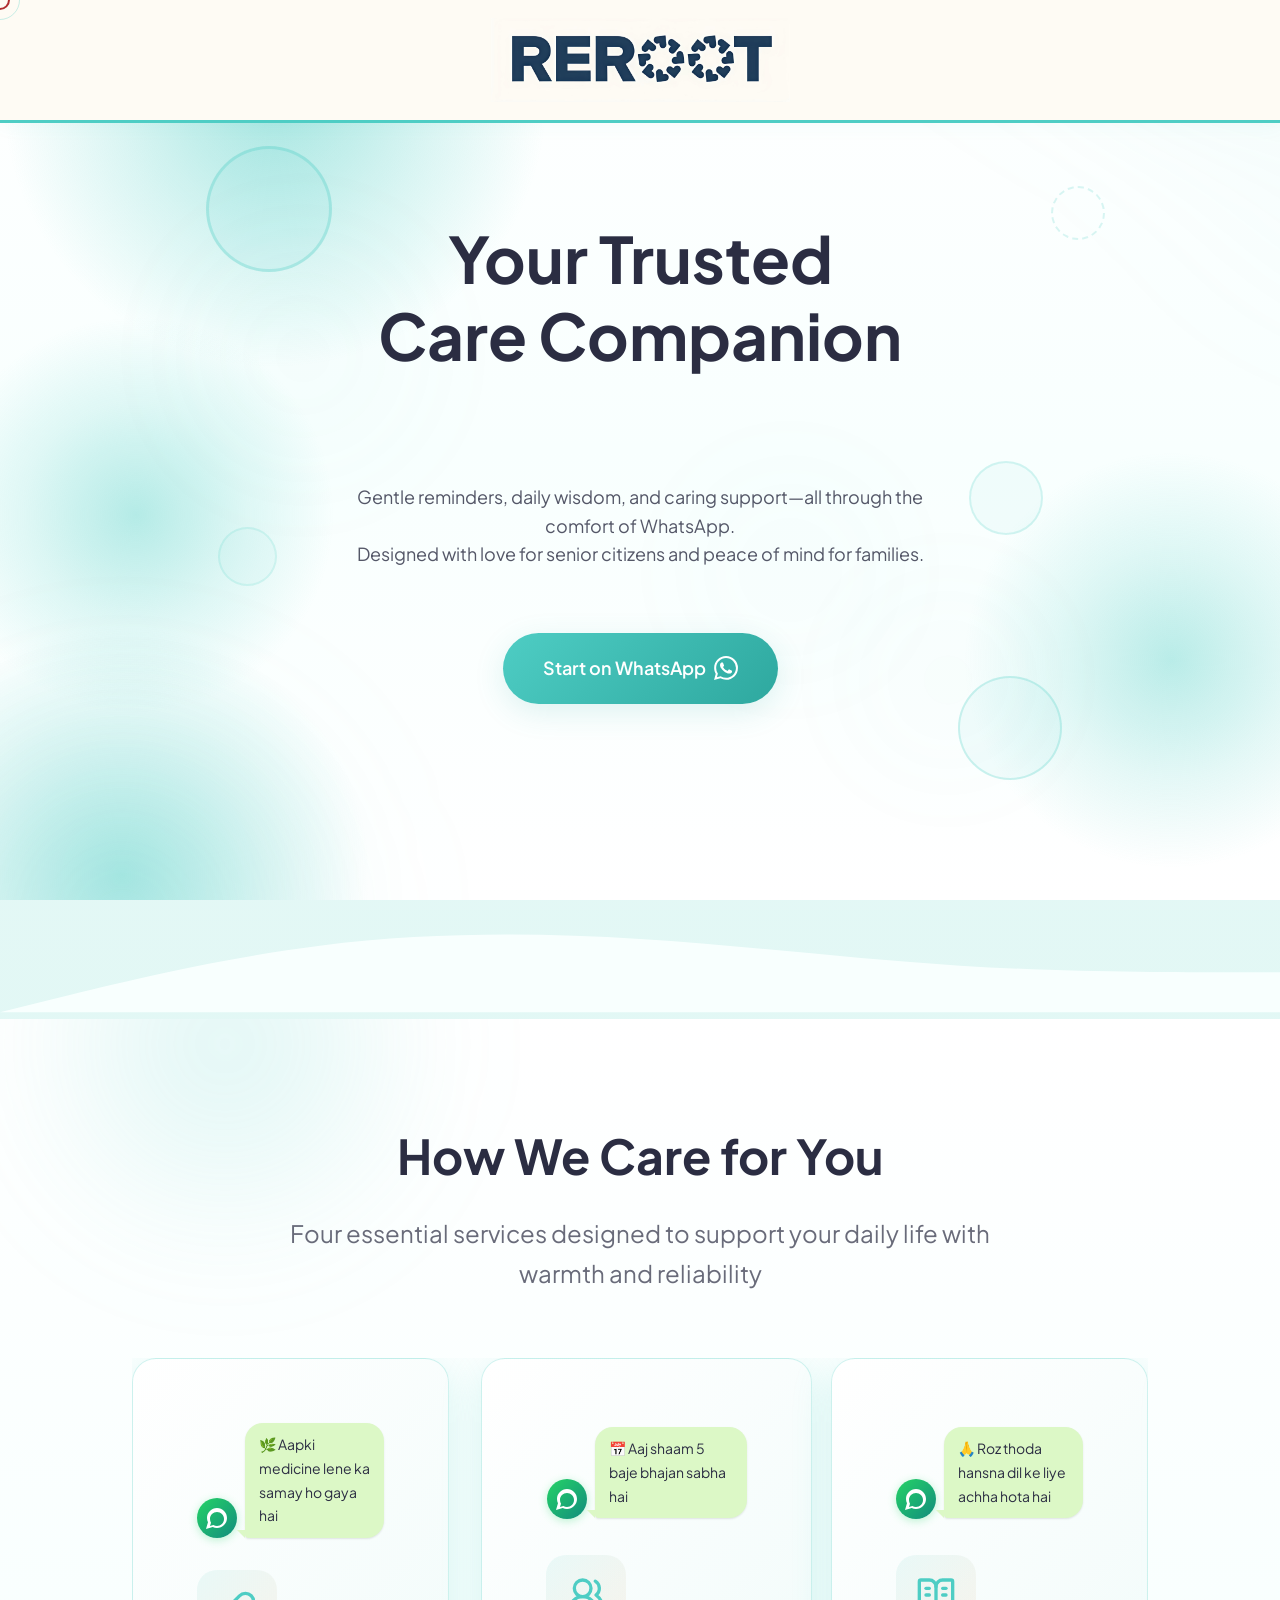
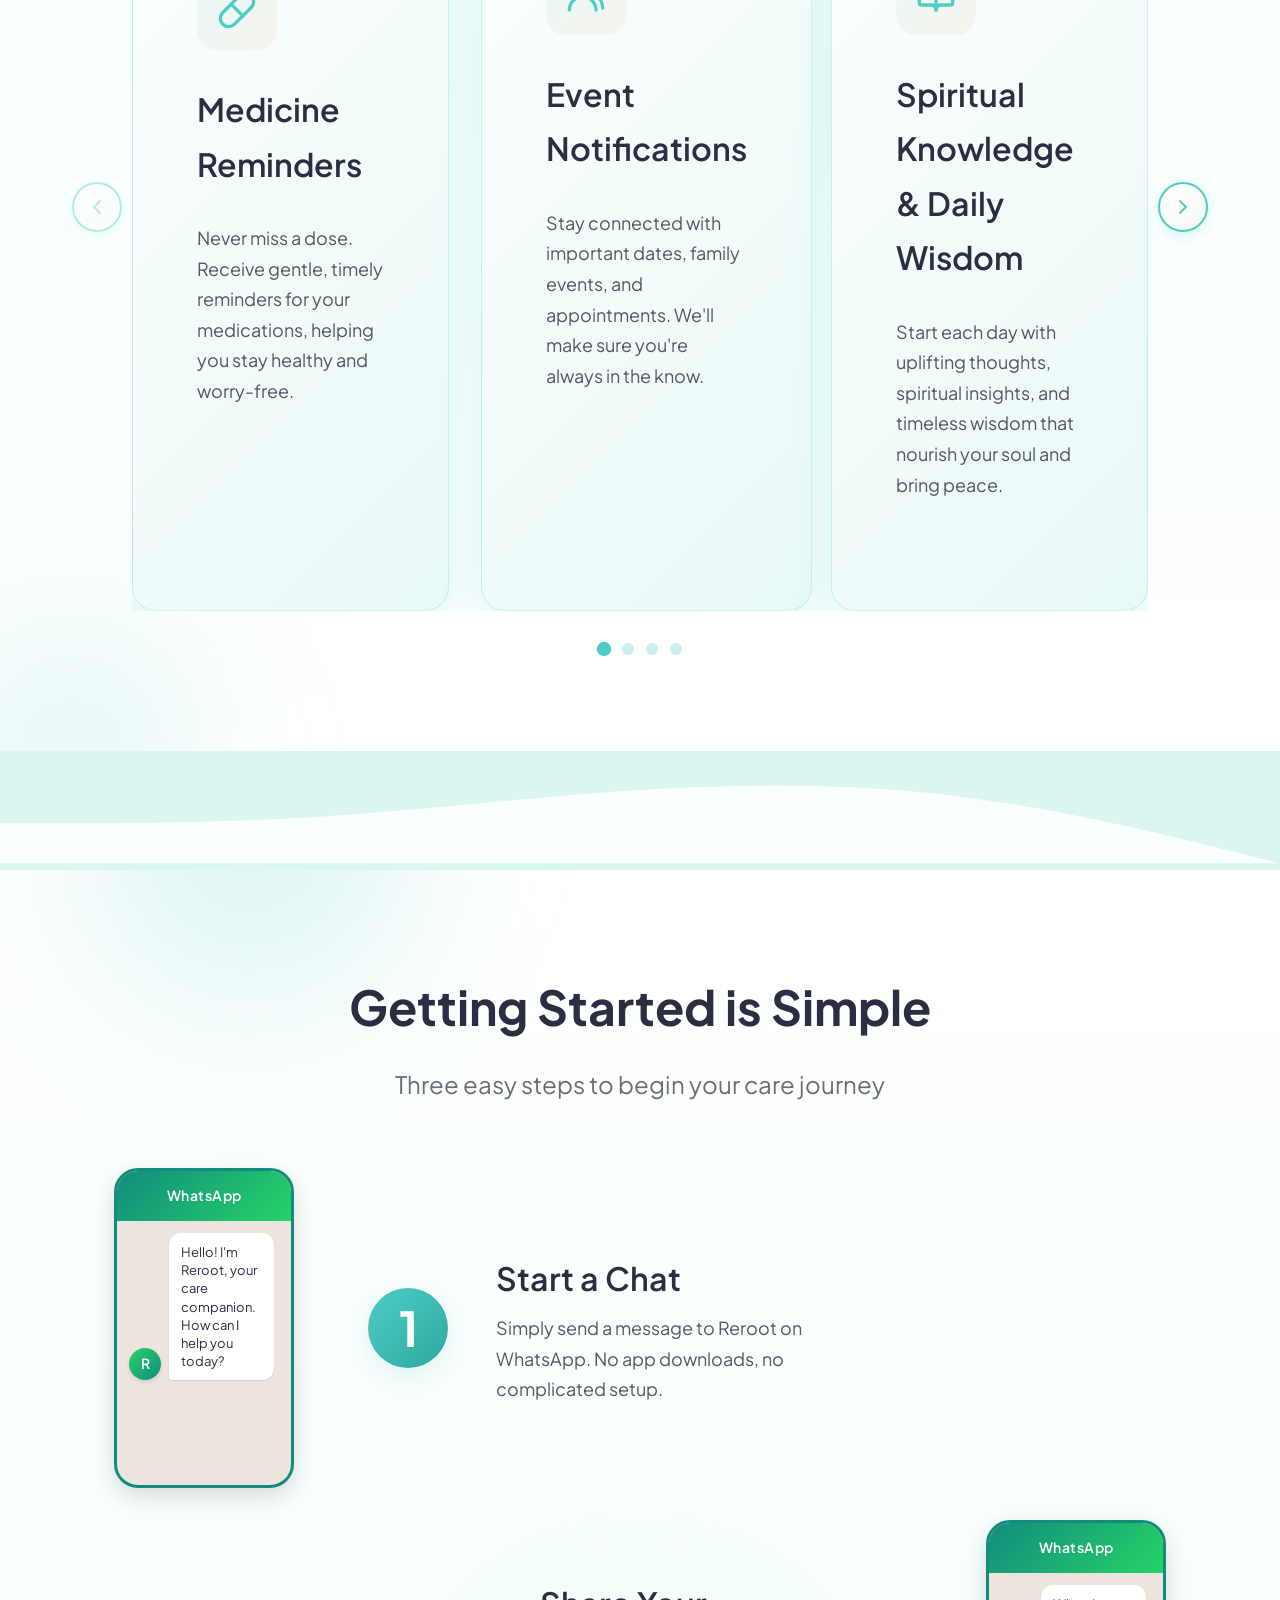
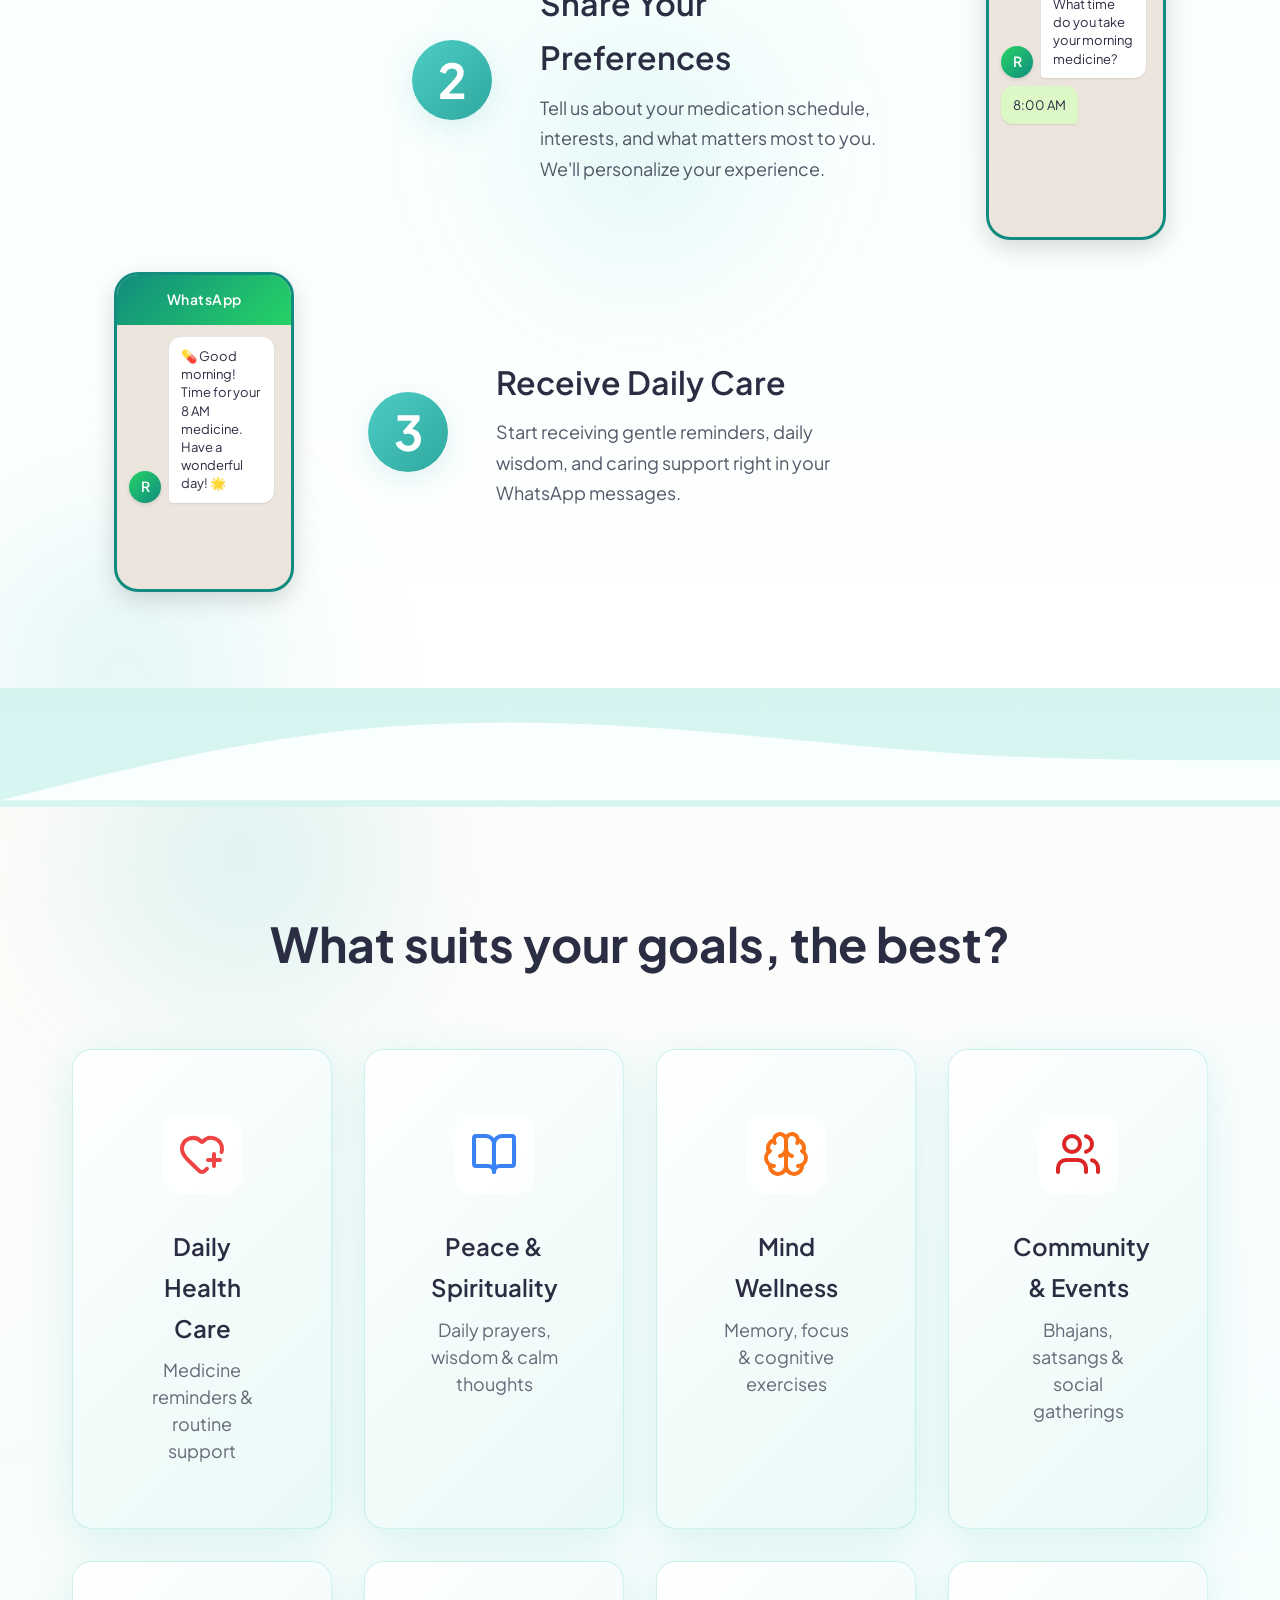
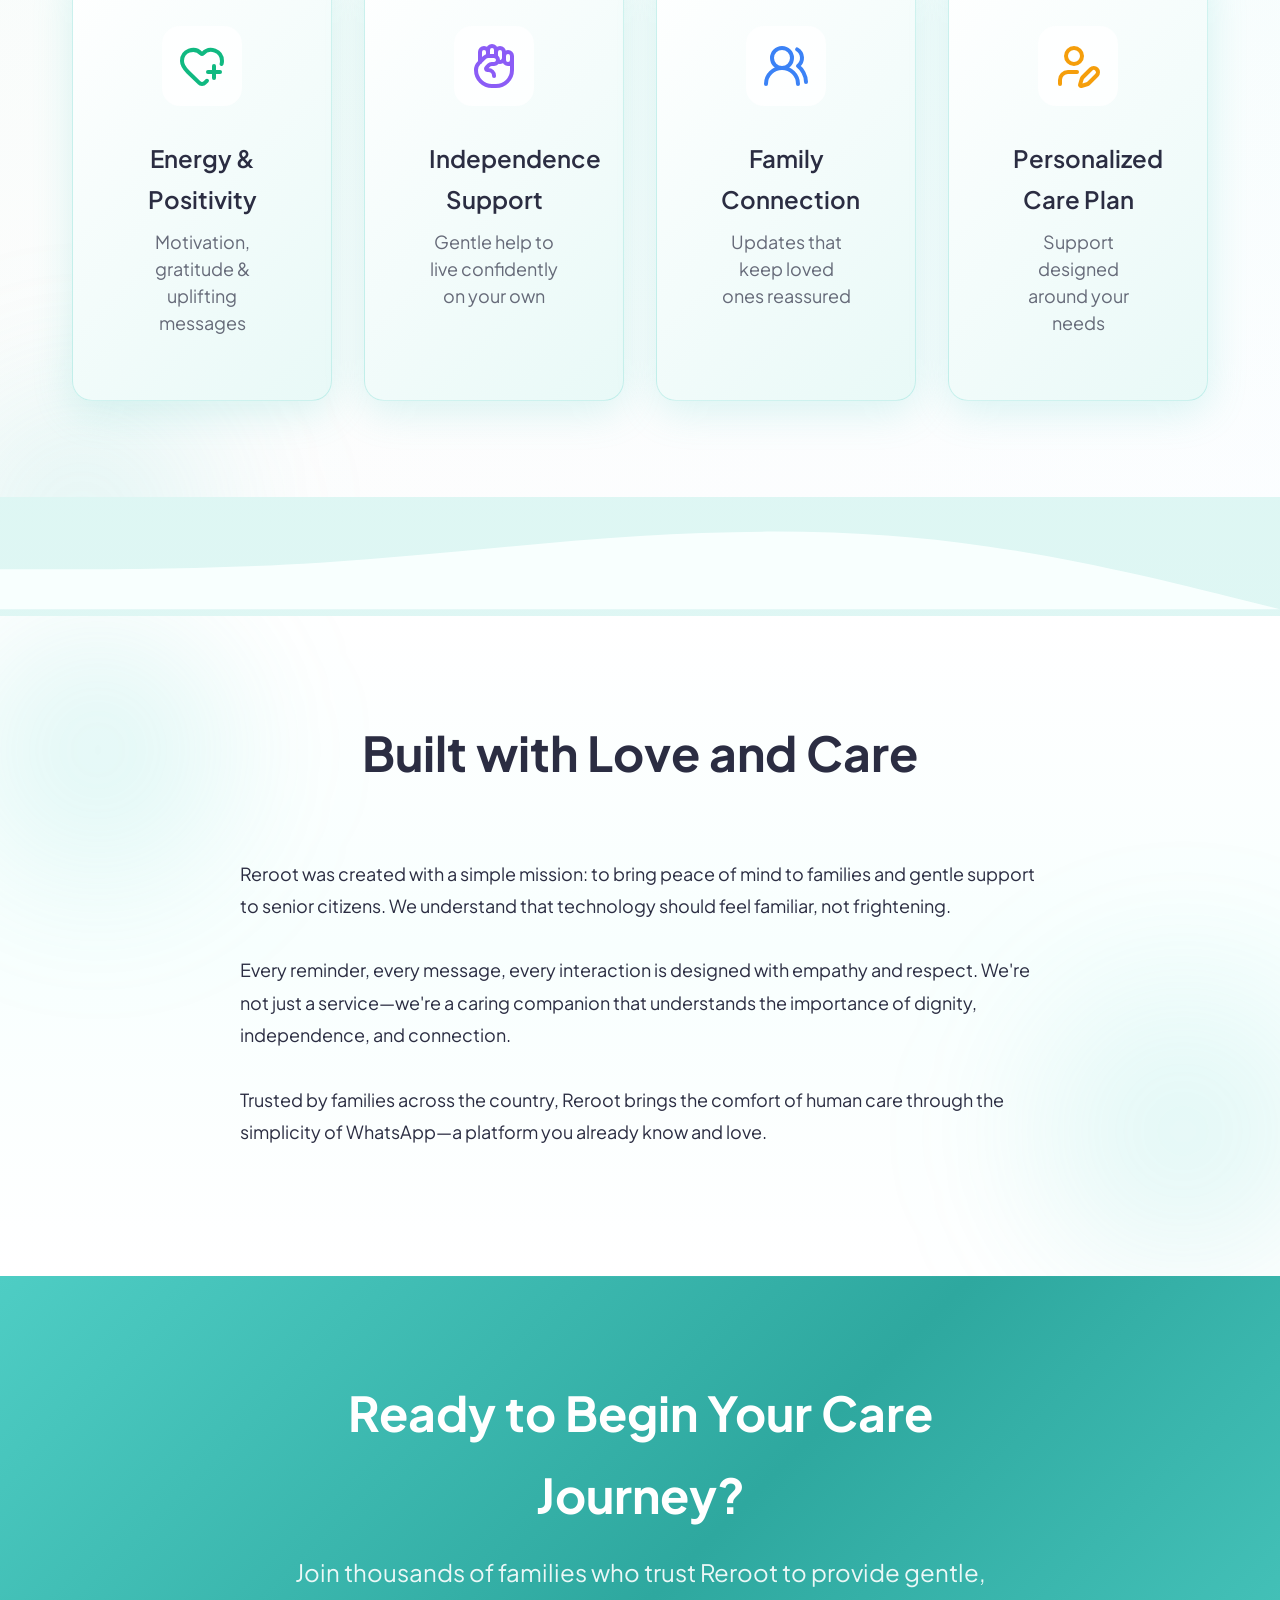
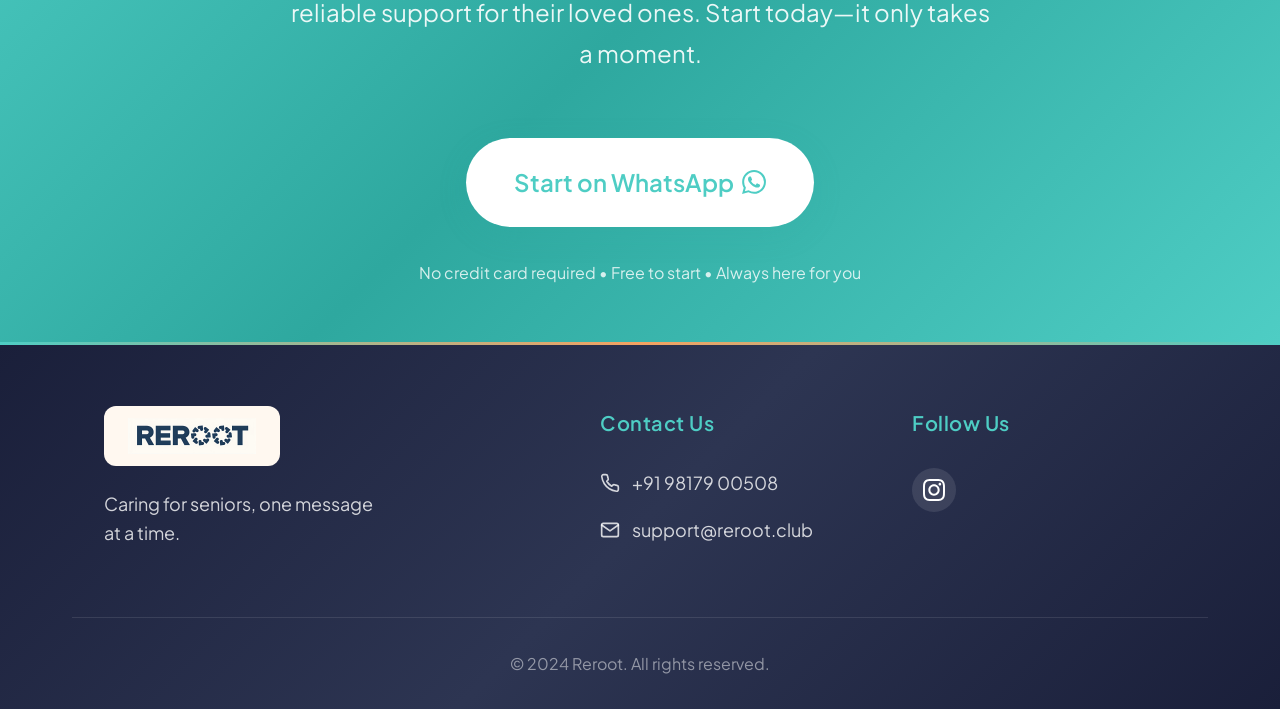
<file: index.html>
<!DOCTYPE html>
<html lang="en">
<head>
    <meta charset="UTF-8">
    <meta name="viewport" content="width=device-width, initial-scale=1.0">
    <title>Reroot - Your Trusted WhatsApp Care Companion</title>
    <link rel="stylesheet" href="styles.css">
    <link rel="preconnect" href="https://fonts.googleapis.com">
    <link rel="preconnect" href="https://fonts.gstatic.com" crossorigin>
    <link href="https://fonts.googleapis.com/css2?family=Plus+Jakarta+Sans:wght@300;400;500;600;700;800&family=Poppins:wght@300;400;500;600;700&family=Inter:wght@300;400;500;600;700&display=swap" rel="stylesheet">
</head>
<body>
    <!-- Custom Cursor -->
    <div class="cursor"></div>
    <div class="cursor-follower"></div>

    <!-- Navigation -->
    <nav class="navbar">
        <div class="nav-container">
            <div></div> <!-- left spacer -->

        <div class="logo">
            <img src="logo.png" alt="Reroot Logo" class="logo-img">
        </div>


</div>

    </nav>

    <!-- Hero Section -->
    <section class="hero" id="hero">
        <div class="hero-background"></div>
        <div class="floating-elements">
            <div class="float-circle float-1"></div>
            <div class="float-circle float-2"></div>
            <div class="float-circle float-3"></div>
        </div>
        <div class="hero-content">
            <h1 class="hero-title">
                <span class="title-line">
                    <span class="word">Your</span>
                    <span class="word">Trusted</span>
                </span>
                <span class="title-line">
                    <span class="word">Care</span>
                    <span class="word">Companion</span>
                </span>
                <span class="title-line highlight">
                    <span class="word">on</span>
                    <span class="word">WhatsApp</span>
                </span>
            </h1>
            <p class="hero-subtitle">
                <span class="subtitle-word">Gentle</span>
                <span class="subtitle-word">reminders,</span>
                <span class="subtitle-word">daily</span>
                <span class="subtitle-word">wisdom,</span>
                <span class="subtitle-word">and</span>
                <span class="subtitle-word">caring</span>
                <span class="subtitle-word">support—all</span>
                <span class="subtitle-word">through</span>
                <span class="subtitle-word">the</span>
                <span class="subtitle-word">comfort</span>
                <span class="subtitle-word">of</span>
                <span class="subtitle-word">WhatsApp.</span>
                <br>
                <span class="subtitle-word">Designed</span>
                <span class="subtitle-word">with</span>
                <span class="subtitle-word">love</span>
                <span class="subtitle-word">for</span>
                <span class="subtitle-word">senior</span>
                <span class="subtitle-word">citizens</span>
                <span class="subtitle-word">and</span>
                <span class="subtitle-word">peace</span>
                <span class="subtitle-word">of</span>
                <span class="subtitle-word">mind</span>
                <span class="subtitle-word">for</span>
                <span class="subtitle-word">families.</span>
            </p>
            <a href="#start" class="cta-button hero-cta">
                <span>Start on WhatsApp</span>
                <svg class="whatsapp-icon" viewBox="0 0 24 24" fill="none" xmlns="http://www.w3.org/2000/svg">
                    <path d="M17.472 14.382c-.297-.149-1.758-.867-2.03-.967-.273-.099-.471-.148-.67.15-.197.297-.767.966-.94 1.164-.173.199-.347.223-.644.075-.297-.15-1.255-.463-2.39-1.475-.883-.788-1.48-1.761-1.653-2.059-.173-.297-.018-.458.13-.606.134-.133.298-.347.446-.52.149-.174.198-.298.298-.497.099-.198.05-.371-.025-.52-.075-.149-.669-1.612-.916-2.207-.242-.579-.487-.5-.669-.51-.173-.008-.371-.01-.57-.01-.198 0-.52.074-.792.372-.272.297-1.04 1.016-1.04 2.479 0 1.462 1.065 2.875 1.213 3.074.149.198 2.096 3.2 5.077 4.487.709.306 1.262.489 1.694.625.712.227 1.36.195 1.871.118.571-.085 1.758-.719 2.006-1.413.248-.694.248-1.289.173-1.413-.074-.124-.272-.198-.57-.347m-5.421 7.403h-.004a9.87 9.87 0 01-5.031-1.378l-.361-.214-3.741.982.998-3.648-.235-.374a9.86 9.86 0 01-1.51-5.26c.001-5.45 4.436-9.884 9.888-9.884 2.64 0 5.122 1.03 6.988 2.898a9.825 9.825 0 012.893 6.994c-.003 5.45-4.437 9.884-9.885 9.884m8.413-18.297A11.815 11.815 0 0012.05 0C5.495 0 .16 5.335.157 11.892c0 2.096.547 4.142 1.588 5.945L.057 24l6.305-1.654a11.882 11.882 0 005.683 1.448h.005c6.554 0 11.89-5.335 11.893-11.893a11.821 11.821 0 00-3.48-8.413Z" fill="currentColor"/>
                </svg>
            </a>
        </div>
    </section>

    <!-- Section Divider -->
    <div class="section-divider section-divider-1">
        <svg viewBox="0 0 1440 120" fill="none" xmlns="http://www.w3.org/2000/svg">
            <path d="M0 120L60 105C120 90 240 60 360 45C480 30 600 30 720 37.5C840 45 960 60 1080 67.5C1200 75 1320 75 1380 75L1440 75V120H1380C1320 120 1200 120 1080 120C960 120 840 120 720 120C600 120 480 120 360 120C240 120 120 120 60 120H0Z" fill="white"/>
        </svg>
    </div>
    <!-- Services Section -->
    <section class="services" id="services">
        <div class="container">
            <h2 class="section-title">How We Care for You</h2>
            <p class="section-subtitle">Four essential services designed to support your daily life with warmth and reliability</p>
            
            <div class="services-slider-container">
                <button class="slider-btn slider-btn-prev" aria-label="Previous service">
                    <svg viewBox="0 0 24 24" fill="none" xmlns="http://www.w3.org/2000/svg">
                        <path d="M15 18l-6-6 6-6" stroke="currentColor" stroke-width="2" stroke-linecap="round" stroke-linejoin="round"/>
                    </svg>
                </button>
                <div class="services-slider">
                    <div class="services-slider-track">
                        <div class="service-card-wrapper" data-service="medicine">
                    <div class="service-card">
                        <div class="service-bot-illustration">
                            <div class="whatsapp-bot">
                                <div class="bot-avatar">
                                    <svg viewBox="0 0 24 24" fill="none" xmlns="http://www.w3.org/2000/svg">
                                        <path d="M12 2C6.48 2 2 6.48 2 12c0 1.54.36 2.98.97 4.29L1 23l6.71-1.97C9.02 21.64 10.46 22 12 22c5.52 0 10-4.48 10-10S17.52 2 12 2zm0 18c-1.33 0-2.57-.37-3.64-1.01L5 20l1.01-3.36C5.37 15.57 5 14.33 5 13c0-3.86 3.14-7 7-7s7 3.14 7 7-3.14 7-7 7z" fill="currentColor"/>
                                    </svg>
                                </div>
                                <div class="bot-message">
                                    <div class="message-bubble">🌿 Aapki medicine lene ka samay ho gaya hai</div>
                                </div>
                            </div>
                        </div>
                        <div class="service-icon">
                            <svg viewBox="0 0 24 24" fill="none" xmlns="http://www.w3.org/2000/svg">
                                <path d="m10.5 20.5 10-10a4.95 4.95 0 1 0-7-7l-10 10a4.95 4.95 0 1 0 7 7Z" stroke="currentColor" stroke-width="2" stroke-linecap="round" stroke-linejoin="round"/>
                                <path d="m8.5 8.5 7 7" stroke="currentColor" stroke-width="2" stroke-linecap="round" stroke-linejoin="round"/>
                            </svg>
                        </div>
                        <h3 class="service-title">Medicine Reminders</h3>
                        <p class="service-description">
                            Never miss a dose. Receive gentle, timely reminders for your medications, 
                            helping you stay healthy and worry-free.
                        </p>
                    </div>
                </div>

                <div class="service-card-wrapper" data-service="events">
                    <div class="service-card">
                        <div class="service-bot-illustration">
                            <div class="whatsapp-bot">
                                <div class="bot-avatar">
                                    <svg viewBox="0 0 24 24" fill="none" xmlns="http://www.w3.org/2000/svg">
                                        <path d="M12 2C6.48 2 2 6.48 2 12c0 1.54.36 2.98.97 4.29L1 23l6.71-1.97C9.02 21.64 10.46 22 12 22c5.52 0 10-4.48 10-10S17.52 2 12 2zm0 18c-1.33 0-2.57-.37-3.64-1.01L5 20l1.01-3.36C5.37 15.57 5 14.33 5 13c0-3.86 3.14-7 7-7s7 3.14 7 7-3.14 7-7 7z" fill="currentColor"/>
                                    </svg>
                                </div>
                                <div class="bot-message">
                                    <div class="message-bubble">📅 Aaj shaam 5 baje bhajan sabha hai</div>
                                </div>
                            </div>
                        </div>
                        <div class="service-icon">
                            <svg viewBox="0 0 24 24" fill="none" xmlns="http://www.w3.org/2000/svg">
                                <path d="M18 21a8 8 0 0 0-16 0" stroke="currentColor" stroke-width="2" stroke-linecap="round" stroke-linejoin="round"/>
                                <circle cx="10" cy="8" r="5" stroke="currentColor" stroke-width="2"/>
                                <path d="M22 20c0-3.37-2-6.5-4-8a5 5 0 0 0-.45-8.3" stroke="currentColor" stroke-width="2" stroke-linecap="round" stroke-linejoin="round"/>
                            </svg>
                        </div>
                        <h3 class="service-title">Event Notifications</h3>
                        <p class="service-description">
                            Stay connected with important dates, family events, and appointments. 
                            We'll make sure you're always in the know.
                        </p>
                    </div>
                </div>

                <div class="service-card-wrapper" data-service="spiritual">
                    <div class="service-card">
                        <div class="service-bot-illustration">
                            <div class="whatsapp-bot">
                                <div class="bot-avatar">
                                    <svg viewBox="0 0 24 24" fill="none" xmlns="http://www.w3.org/2000/svg">
                                        <path d="M12 2C6.48 2 2 6.48 2 12c0 1.54.36 2.98.97 4.29L1 23l6.71-1.97C9.02 21.64 10.46 22 12 22c5.52 0 10-4.48 10-10S17.52 2 12 2zm0 18c-1.33 0-2.57-.37-3.64-1.01L5 20l1.01-3.36C5.37 15.57 5 14.33 5 13c0-3.86 3.14-7 7-7s7 3.14 7 7-3.14 7-7 7z" fill="currentColor"/>
                                    </svg>
                                </div>
                                <div class="bot-message">
                                    <div class="message-bubble">🙏 Roz thoda hansna dil ke liye achha hota hai</div>
                                </div>
                            </div>
                        </div>
                        <div class="service-icon">
                            <svg viewBox="0 0 24 24" fill="none" xmlns="http://www.w3.org/2000/svg">
                                <path d="M12 7v14" stroke="currentColor" stroke-width="2" stroke-linecap="round" stroke-linejoin="round"/>
                                <path d="M16 12h2" stroke="currentColor" stroke-width="2" stroke-linecap="round" stroke-linejoin="round"/>
                                <path d="M16 8h2" stroke="currentColor" stroke-width="2" stroke-linecap="round" stroke-linejoin="round"/>
                                <path d="M3 18a1 1 0 0 1-1-1V4a1 1 0 0 1 1-1h5a4 4 0 0 1 4 4 4 4 0 0 1 4-4h5a1 1 0 0 1 1 1v13a1 1 0 0 1-1 1h-6a3 3 0 0 0-3 3 3 3 0 0 0-3-3z" stroke="currentColor" stroke-width="2" stroke-linecap="round" stroke-linejoin="round"/>
                                <path d="M6 12h2" stroke="currentColor" stroke-width="2" stroke-linecap="round" stroke-linejoin="round"/>
                                <path d="M6 8h2" stroke="currentColor" stroke-width="2" stroke-linecap="round" stroke-linejoin="round"/>
                            </svg>
                        </div>
                        <h3 class="service-title">Spiritual Knowledge & Daily Wisdom</h3>
                        <p class="service-description">
                            Start each day with uplifting thoughts, spiritual insights, and timeless wisdom 
                            that nourish your soul and bring peace.
                        </p>
                    </div>
                </div>

                <div class="service-card-wrapper" data-service="cognitive">
                    <div class="service-card">
                        <div class="service-bot-illustration">
                            <div class="whatsapp-bot">
                                <div class="bot-avatar">
                                    <svg viewBox="0 0 24 24" fill="none" xmlns="http://www.w3.org/2000/svg">
                                        <path d="M12 2C6.48 2 2 6.48 2 12c0 1.54.36 2.98.97 4.29L1 23l6.71-1.97C9.02 21.64 10.46 22 12 22c5.52 0 10-4.48 10-10S17.52 2 12 2zm0 18c-1.33 0-2.57-.37-3.64-1.01L5 20l1.01-3.36C5.37 15.57 5 14.33 5 13c0-3.86 3.14-7 7-7s7 3.14 7 7-3.14 7-7 7z" fill="currentColor"/>
                                    </svg>
                                </div>
                                <div class="bot-message">
                                    <div class="message-bubble">“P” se shuru hone wali 3 cheezein yaad kijiye</div>
                                </div>
                            </div>
                        </div>
                        <div class="service-icon">
                            <svg viewBox="0 0 24 24" fill="none" xmlns="http://www.w3.org/2000/svg">
                                <path d="M12 18V5" stroke="currentColor" stroke-width="2" stroke-linecap="round" stroke-linejoin="round"/>
                                <path d="M15 13a4.17 4.17 0 0 1-3-4 4.17 4.17 0 0 1-3 4" stroke="currentColor" stroke-width="2" stroke-linecap="round" stroke-linejoin="round"/>
                                <path d="M17.598 6.5A3 3 0 1 0 12 5a3 3 0 1 0-5.598 1.5" stroke="currentColor" stroke-width="2" stroke-linecap="round" stroke-linejoin="round"/>
                                <path d="M17.997 5.125a4 4 0 0 1 2.526 5.77" stroke="currentColor" stroke-width="2" stroke-linecap="round" stroke-linejoin="round"/>
                                <path d="M18 18a4 4 0 0 0 2-7.464" stroke="currentColor" stroke-width="2" stroke-linecap="round" stroke-linejoin="round"/>
                                <path d="M19.967 17.483A4 4 0 1 1 12 18a4 4 0 1 1-7.967-.517" stroke="currentColor" stroke-width="2" stroke-linecap="round" stroke-linejoin="round"/>
                                <path d="M6 18a4 4 0 0 1-2-7.464" stroke="currentColor" stroke-width="2" stroke-linecap="round" stroke-linejoin="round"/>
                                <path d="M6.003 5.125a4 4 0 0 0-2.526 5.77" stroke="currentColor" stroke-width="2" stroke-linecap="round" stroke-linejoin="round"/>
                            </svg>
                        </div>
                        <h3 class="service-title">Cognitive Health & Brain Exercises</h3>
                        <p class="service-description">
                            Keep your mind sharp with gentle brain exercises, memory games, and cognitive activities 
                            designed to maintain mental wellness.
                        </p>
                    </div>
                </div>
                    </div>
                </div>
                <button class="slider-btn slider-btn-next" aria-label="Next service">
                    <svg viewBox="0 0 24 24" fill="none" xmlns="http://www.w3.org/2000/svg">
                        <path d="M9 18l6-6-6-6" stroke="currentColor" stroke-width="2" stroke-linecap="round" stroke-linejoin="round"/>
                    </svg>
                </button>
                <div class="slider-dots"></div>
            </div>
        </div>
    </section>
    
    <!-- Section Divider -->
    <div class="section-divider section-divider-2">
        <svg viewBox="0 0 1440 120" fill="none" xmlns="http://www.w3.org/2000/svg">
            <path d="M0 0L60 15C120 30 240 60 360 75C480 90 600 90 720 82.5C840 75 960 60 1080 52.5C1200 45 1320 45 1380 45L1440 45V0H1380C1320 0 1200 0 1080 0C960 0 840 0 720 0C600 0 480 0 360 0C240 0 120 0 60 0H0Z" fill="white"/>
        </svg>
    </div>

    <!-- How It Works Section -->
    <section class="how-it-works" id="how-it-works">
        <div class="container">
            <h2 class="section-title">Getting Started is Simple</h2>
            <p class="section-subtitle">Three easy steps to begin your care journey</p>
            
            <div class="steps-container">
                <div class="step-item" data-step="1">
                    <div class="step-bot-preview">
                        <div class="whatsapp-phone-mockup">
                            <div class="phone-header"></div>
                            <div class="phone-content">
                                <div class="chat-message incoming">
                                    <div class="message-avatar">R</div>
                                    <div class="message-text">Hello! I'm Reroot, your care companion. How can I help you today?</div>
                                </div>
                            </div>
                        </div>
                    </div>
                    <div class="step-content-wrapper">
                        <div class="step-number">1</div>
                        <div class="step-content">
                            <h3 class="step-title">Start a Chat</h3>
                            <p class="step-description">
                                Simply send a message to Reroot on WhatsApp. 
                                No app downloads, no complicated setup.
                            </p>
                        </div>
                    </div>
                </div>

                <div class="step-connector"></div>

                <div class="step-item" data-step="2">
                    <div class="step-bot-preview">
                        <div class="whatsapp-phone-mockup">
                            <div class="phone-header"></div>
                            <div class="phone-content">
                                <div class="chat-message incoming">
                                    <div class="message-avatar">R</div>
                                    <div class="message-text">What time do you take your morning medicine?</div>
                                </div>
                                <div class="chat-message outgoing">
                                    <div class="message-text">8:00 AM</div>
                                </div>
                            </div>
                        </div>
                    </div>
                    <div class="step-content-wrapper">
                        <div class="step-number">2</div>
                        <div class="step-content">
                            <h3 class="step-title">Share Your Preferences</h3>
                            <p class="step-description">
                                Tell us about your medication schedule, interests, and what matters most to you. 
                                We'll personalize your experience.
                            </p>
                        </div>
                    </div>
                </div>

                <div class="step-connector"></div>

                <div class="step-item" data-step="3">
                    <div class="step-bot-preview">
                        <div class="whatsapp-phone-mockup">
                            <div class="phone-header"></div>
                            <div class="phone-content">
                                <div class="chat-message incoming">
                                    <div class="message-avatar">R</div>
                                    <div class="message-text">💊 Good morning! Time for your 8 AM medicine. Have a wonderful day! 🌟</div>
                                </div>
                            </div>
                        </div>
                    </div>
                    <div class="step-content-wrapper">
                        <div class="step-number">3</div>
                        <div class="step-content">
                            <h3 class="step-title">Receive Daily Care</h3>
                            <p class="step-description">
                                Start receiving gentle reminders, daily wisdom, and caring support 
                                right in your WhatsApp messages.
                            </p>
                        </div>
                    </div>
                </div>
            </div>
        </div>
    </section>

    <!-- Section Divider -->
    <div class="section-divider section-divider-3">
        <svg viewBox="0 0 1440 120" fill="none" xmlns="http://www.w3.org/2000/svg">
            <path d="M0 120L60 105C120 90 240 60 360 45C480 30 600 30 720 37.5C840 45 960 60 1080 67.5C1200 75 1320 75 1380 75L1440 75V120H1380C1320 120 1200 120 1080 120C960 120 840 120 720 120C600 120 480 120 360 120C240 120 120 120 60 120H0Z" fill="white"/>
        </svg>
    </div>
    <!-- Goals Section -->
    <section class="goals-section" id="goals">
        <div class="goals-background"></div>
        <div class="container">
            <h2 class="section-title goals-title">What suits your goals, the best?</h2>
            <div class="goals-grid">
                <div class="goal-card" data-goal="healthcare">
                    <div class="goal-icon">
                        <svg viewBox="0 0 24 24" fill="none" xmlns="http://www.w3.org/2000/svg">
                            <path d="m14.479 19.374-.971.939a2 2 0 0 1-3 .019L5 15c-1.5-1.5-3-3.2-3-5.5a5.5 5.5 0 0 1 9.591-3.676.56.56 0 0 0 .818 0A5.49 5.49 0 0 1 22 9.5a5.2 5.2 0 0 1-.219 1.49" stroke="currentColor" stroke-width="2" stroke-linecap="round" stroke-linejoin="round"/>
                            <path d="M15 15h6" stroke="currentColor" stroke-width="2" stroke-linecap="round" stroke-linejoin="round"/>
                            <path d="M18 12v6" stroke="currentColor" stroke-width="2" stroke-linecap="round" stroke-linejoin="round"/>
                        </svg>
                    </div>
                    <h3 class="goal-title">Daily Health Care</h3>
                    <p class="goal-subtitle">Medicine reminders & routine support</p>
                </div>

                <div class="goal-card" data-goal="spirituality">
                    <div class="goal-icon">
                        <svg viewBox="0 0 24 24" fill="none" xmlns="http://www.w3.org/2000/svg">
                            <path d="M12 7v14" stroke="currentColor" stroke-width="2" stroke-linecap="round" stroke-linejoin="round"/>
                            <path d="M3 18a1 1 0 0 1-1-1V4a1 1 0 0 1 1-1h5a4 4 0 0 1 4 4 4 4 0 0 1 4-4h5a1 1 0 0 1 1 1v13a1 1 0 0 1-1 1h-6a3 3 0 0 0-3 3 3 3 0 0 0-3-3z" stroke="currentColor" stroke-width="2" stroke-linecap="round" stroke-linejoin="round"/>
                        </svg>
                    </div>
                    <h3 class="goal-title">Peace & Spirituality</h3>
                    <p class="goal-subtitle">Daily prayers, wisdom & calm thoughts</p>
                </div>

                <div class="goal-card" data-goal="mind">
                    <div class="goal-icon">
                        <svg viewBox="0 0 24 24" fill="none" xmlns="http://www.w3.org/2000/svg">
                            <path d="M12 18V5" stroke="currentColor" stroke-width="2" stroke-linecap="round" stroke-linejoin="round"/>
                            <path d="M15 13a4.17 4.17 0 0 1-3-4 4.17 4.17 0 0 1-3 4" stroke="currentColor" stroke-width="2" stroke-linecap="round" stroke-linejoin="round"/>
                            <path d="M17.598 6.5A3 3 0 1 0 12 5a3 3 0 1 0-5.598 1.5" stroke="currentColor" stroke-width="2" stroke-linecap="round" stroke-linejoin="round"/>
                            <path d="M17.997 5.125a4 4 0 0 1 2.526 5.77" stroke="currentColor" stroke-width="2" stroke-linecap="round" stroke-linejoin="round"/>
                            <path d="M18 18a4 4 0 0 0 2-7.464" stroke="currentColor" stroke-width="2" stroke-linecap="round" stroke-linejoin="round"/>
                            <path d="M19.967 17.483A4 4 0 1 1 12 18a4 4 0 1 1-7.967-.517" stroke="currentColor" stroke-width="2" stroke-linecap="round" stroke-linejoin="round"/>
                            <path d="M6 18a4 4 0 0 1-2-7.464" stroke="currentColor" stroke-width="2" stroke-linecap="round" stroke-linejoin="round"/>
                            <path d="M6.003 5.125a4 4 0 0 0-2.526 5.77" stroke="currentColor" stroke-width="2" stroke-linecap="round" stroke-linejoin="round"/>
                        </svg>
                    </div>
                    <h3 class="goal-title">Mind Wellness</h3>
                    <p class="goal-subtitle">Memory, focus & cognitive exercises</p>
                </div>

                <div class="goal-card" data-goal="community">
                    <div class="goal-icon">
                        <svg viewBox="0 0 24 24" fill="none" xmlns="http://www.w3.org/2000/svg">
                            <path d="M16 21v-2a4 4 0 0 0-4-4H6a4 4 0 0 0-4 4v2" stroke="currentColor" stroke-width="2" stroke-linecap="round" stroke-linejoin="round"/>
                            <path d="M16 3.128a4 4 0 0 1 0 7.744" stroke="currentColor" stroke-width="2" stroke-linecap="round" stroke-linejoin="round"/>
                            <path d="M22 21v-2a4 4 0 0 0-3-3.87" stroke="currentColor" stroke-width="2" stroke-linecap="round" stroke-linejoin="round"/>
                            <circle cx="9" cy="7" r="4" stroke="currentColor" stroke-width="2"/>
                        </svg>
                    </div>
                    <h3 class="goal-title">Community & Events</h3>
                    <p class="goal-subtitle">Bhajans, satsangs & social gatherings</p>
                </div>

                <div class="goal-card" data-goal="energy">
                    <div class="goal-icon">
                        <svg viewBox="0 0 24 24" fill="none" xmlns="http://www.w3.org/2000/svg">
                            <path d="m14.479 19.374-.971.939a2 2 0 0 1-3 .019L5 15c-1.5-1.5-3-3.2-3-5.5a5.5 5.5 0 0 1 9.591-3.676.56.56 0 0 0 .818 0A5.49 5.49 0 0 1 22 9.5a5.2 5.2 0 0 1-.219 1.49" stroke="currentColor" stroke-width="2" stroke-linecap="round" stroke-linejoin="round"/>
                            <path d="M15 15h6" stroke="currentColor" stroke-width="2" stroke-linecap="round" stroke-linejoin="round"/>
                            <path d="M18 12v6" stroke="currentColor" stroke-width="2" stroke-linecap="round" stroke-linejoin="round"/>
                        </svg>
                    </div>
                    <h3 class="goal-title">Energy & Positivity</h3>
                    <p class="goal-subtitle">Motivation, gratitude & uplifting messages</p>
                </div>

                <div class="goal-card" data-goal="independence">
                    <div class="goal-icon">
                        <svg viewBox="0 0 24 24" fill="none" xmlns="http://www.w3.org/2000/svg">
                            <path d="M12.035 17.012a3 3 0 0 0-3-3l-.311-.002a.72.72 0 0 1-.505-1.229l1.195-1.195A2 2 0 0 1 10.828 11H12a2 2 0 0 0 0-4H9.243a3 3 0 0 0-2.122.879l-2.707 2.707A4.83 4.83 0 0 0 3 14a8 8 0 0 0 8 8h2a8 8 0 0 0 8-8V7a2 2 0 1 0-4 0v2a2 2 0 1 0 4 0" stroke="currentColor" stroke-width="2" stroke-linecap="round" stroke-linejoin="round"/>
                            <path d="M13.888 9.662A2 2 0 0 0 17 8V5A2 2 0 1 0 13 5" stroke="currentColor" stroke-width="2" stroke-linecap="round" stroke-linejoin="round"/>
                            <path d="M9 5A2 2 0 1 0 5 5V10" stroke="currentColor" stroke-width="2" stroke-linecap="round" stroke-linejoin="round"/>
                            <path d="M9 7V4A2 2 0 1 1 13 4V7.268" stroke="currentColor" stroke-width="2" stroke-linecap="round" stroke-linejoin="round"/>
                        </svg>
                    </div>
                    <h3 class="goal-title">Independence Support</h3>
                    <p class="goal-subtitle">Gentle help to live confidently on your own</p>
                </div>

                <div class="goal-card" data-goal="family">
                    <div class="goal-icon">
                        <svg viewBox="0 0 24 24" fill="none" xmlns="http://www.w3.org/2000/svg">
                            <path d="M18 21a8 8 0 0 0-16 0" stroke="currentColor" stroke-width="2" stroke-linecap="round" stroke-linejoin="round"/>
                            <circle cx="10" cy="8" r="5" stroke="currentColor" stroke-width="2"/>
                            <path d="M22 20c0-3.37-2-6.5-4-8a5 5 0 0 0-.45-8.3" stroke="currentColor" stroke-width="2" stroke-linecap="round" stroke-linejoin="round"/>
                        </svg>
                    </div>
                    <h3 class="goal-title">Family Connection</h3>
                    <p class="goal-subtitle">Updates that keep loved ones reassured</p>
                </div>

                <div class="goal-card" data-goal="personalized">
                    <div class="goal-icon">
                        <svg viewBox="0 0 24 24" fill="none" xmlns="http://www.w3.org/2000/svg">
                            <path d="M11.5 15H7a4 4 0 0 0-4 4v2" stroke="currentColor" stroke-width="2" stroke-linecap="round" stroke-linejoin="round"/>
                            <path d="M21.378 16.626a1 1 0 0 0-3.004-3.004l-4.01 4.012a2 2 0 0 0-.506.854l-.837 2.87a.5.5 0 0 0 .62.62l2.87-.837a2 2 0 0 0 .854-.506z" stroke="currentColor" stroke-width="2" stroke-linecap="round" stroke-linejoin="round"/>
                            <circle cx="10" cy="7" r="4" stroke="currentColor" stroke-width="2"/>
                        </svg>
                    </div>
                    <h3 class="goal-title">Personalized Care Plan</h3>
                    <p class="goal-subtitle">Support designed around your needs</p>
                </div>
            </div>
        </div>
    </section>

    <!-- Section Divider -->
    <div class="section-divider section-divider-goals">
        <svg viewBox="0 0 1440 120" fill="none" xmlns="http://www.w3.org/2000/svg">
            <path d="M0 0L60 15C120 30 240 60 360 75C480 90 600 90 720 82.5C840 75 960 60 1080 52.5C1200 45 1320 45 1380 45L1440 45V0H1380C1320 0 1200 0 1080 0C960 0 840 0 720 0C600 0 480 0 360 0C240 0 120 0 60 0H0Z" fill="white"/>
        </svg>
    </div>

    <!-- Trust Section -->
    <section class="trust-section" id="trust">
        <div class="trust-background"></div>
        <div class="container">
            <div class="trust-content">
                <h2 class="section-title trust-title">Built with Love and Care</h2>
                <div class="trust-text">
                    <p class="trust-paragraph">
                        Reroot was created with a simple mission: to bring peace of mind to families 
                        and gentle support to senior citizens. We understand that technology should feel 
                        familiar, not frightening.
                    </p>
                    <p class="trust-paragraph">
                        Every reminder, every message, every interaction is designed with empathy and respect. 
                        We're not just a service—we're a caring companion that understands the importance of 
                        dignity, independence, and connection.
                    </p>
                    <p class="trust-paragraph">
                        Trusted by families across the country, Reroot brings the comfort of human care 
                        through the simplicity of WhatsApp—a platform you already know and love.
                    </p>
                </div>
            </div>
        </div>
    </section>

    <!-- Final CTA Section -->
    <section class="final-cta" id="start">
        <div class="container">
            <div class="cta-content">
                <h2 class="cta-title">Ready to Begin Your Care Journey?</h2>
                <p class="cta-subtitle">
                    Join thousands of families who trust Reroot to provide gentle, reliable support 
                    for their loved ones. Start today—it only takes a moment.
                </p>
                <a href="https://wa.me/1234567890" class="cta-button cta-large" target="_blank" rel="noopener noreferrer">
                    <span>Start on WhatsApp</span>
                    <svg class="whatsapp-icon" viewBox="0 0 24 24" fill="none" xmlns="http://www.w3.org/2000/svg">
                        <path d="M17.472 14.382c-.297-.149-1.758-.867-2.03-.967-.273-.099-.471-.148-.67.15-.197.297-.767.966-.94 1.164-.173.199-.347.223-.644.075-.297-.15-1.255-.463-2.39-1.475-.883-.788-1.48-1.761-1.653-2.059-.173-.297-.018-.458.13-.606.134-.133.298-.347.446-.52.149-.174.198-.298.298-.497.099-.198.05-.371-.025-.52-.075-.149-.669-1.612-.916-2.207-.242-.579-.487-.5-.669-.51-.173-.008-.371-.01-.57-.01-.198 0-.52.074-.792.372-.272.297-1.04 1.016-1.04 2.479 0 1.462 1.065 2.875 1.213 3.074.149.198 2.096 3.2 5.077 4.487.709.306 1.262.489 1.694.625.712.227 1.36.195 1.871.118.571-.085 1.758-.719 2.006-1.413.248-.694.248-1.289.173-1.413-.074-.124-.272-.198-.57-.347m-5.421 7.403h-.004a9.87 9.87 0 01-5.031-1.378l-.361-.214-3.741.982.998-3.648-.235-.374a9.86 9.86 0 01-1.51-5.26c.001-5.45 4.436-9.884 9.888-9.884 2.64 0 5.122 1.03 6.988 2.898a9.825 9.825 0 012.893 6.994c-.003 5.45-4.437 9.884-9.885 9.884m8.413-18.297A11.815 11.815 0 0012.05 0C5.495 0 .16 5.335.157 11.892c0 2.096.547 4.142 1.588 5.945L.057 24l6.305-1.654a11.882 11.882 0 005.683 1.448h.005c6.554 0 11.89-5.335 11.893-11.893a11.821 11.821 0 00-3.48-8.413Z" fill="currentColor"/>
                    </svg>
                </a>
                <p class="cta-note">No credit card required • Free to start • Always here for you</p>
            </div>
        </div>
    </section>
    <!-- Footer -->

    <footer class="footer">
    
        <div class="container">
            <div class="footer-content">
                <div class="footer-main">
                    <div class="footer-logo">
                        <img src="logo.png" alt="Reroot Logo" class="logo-img"> 
                    </div>
                    <p class="footer-text">Caring for seniors, one message at a time.</p>
                </div>
                
                <div class="footer-links">
                    <div class="footer-section">
                        <h4 class="footer-heading">Contact Us</h4>
                        <a href="tel:+919817900508" class="footer-link">
                            <svg viewBox="0 0 24 24" fill="none" xmlns="http://www.w3.org/2000/svg">
                                <path d="M22 16.92v3a2 2 0 01-2.18 2 19.79 19.79 0 01-8.63-3.07 19.5 19.5 0 01-6-6 19.79 19.79 0 01-3.07-8.67A2 2 0 014.11 2h3a2 2 0 012 1.72 12.84 12.84 0 00.7 2.81 2 2 0 01-.45 2.11L8.09 9.91a16 16 0 006 6l1.27-1.27a2 2 0 012.11-.45 12.84 12.84 0 002.81.7A2 2 0 0122 16.92z" stroke="currentColor" stroke-width="2" stroke-linecap="round" stroke-linejoin="round"/>
                            </svg>
                            <span>+91 98179 00508</span>
                        </a>
                        <a href="mailto:support@reroot.club" class="footer-link">
                            <svg viewBox="0 0 24 24" fill="none" xmlns="http://www.w3.org/2000/svg">
                                <path d="M4 4h16c1.1 0 2 .9 2 2v12c0 1.1-.9 2-2 2H4c-1.1 0-2-.9-2-2V6c0-1.1.9-2 2-2z" stroke="currentColor" stroke-width="2" stroke-linecap="round" stroke-linejoin="round"/>
                                <polyline points="22,6 12,13 2,6" stroke="currentColor" stroke-width="2" stroke-linecap="round" stroke-linejoin="round"/>
                            </svg>
                            <span>support@reroot.club</span>
                        </a>
                    </div>
                    
                    <div class="footer-section">
                        <h4 class="footer-heading">Follow Us</h4>
                        <div class="social-links">
                            <a href="https://www.instagram.com/reroot_club/" target="_blank" rel="noopener noreferrer" class="social-link" aria-label="Instagram">
                                <svg viewBox="0 0 24 24" fill="currentColor" xmlns="http://www.w3.org/2000/svg">
                                    <path d="M12 2.163c3.204 0 3.584.012 4.85.07 3.252.148 4.771 1.691 4.919 4.919.058 1.265.069 1.645.069 4.849 0 3.205-.012 3.584-.069 4.849-.149 3.225-1.664 4.771-4.919 4.919-1.266.058-1.644.07-4.85.07-3.204 0-3.584-.012-4.849-.07-3.26-.149-4.771-1.699-4.919-4.92-.058-1.265-.07-1.644-.07-4.849 0-3.204.013-3.583.07-4.849.149-3.227 1.664-4.771 4.919-4.919 1.266-.057 1.645-.069 4.849-.069zm0-2.163c-3.259 0-3.667.014-4.947.072-4.358.2-6.78 2.618-6.98 6.98-.059 1.281-.073 1.689-.073 4.948 0 3.259.014 3.668.072 4.948.2 4.358 2.618 6.78 6.98 6.98 1.281.058 1.689.072 4.948.072 3.259 0 3.668-.014 4.948-.072 4.354-.2 6.782-2.618 6.979-6.98.059-1.28.073-1.689.073-4.948 0-3.259-.014-3.667-.072-4.947-.196-4.354-2.617-6.78-6.979-6.98-1.281-.059-1.69-.073-4.949-.073zm0 5.838c-3.403 0-6.162 2.759-6.162 6.162s2.759 6.163 6.162 6.163 6.162-2.759 6.162-6.163c0-3.403-2.759-6.162-6.162-6.162zm0 10.162c-2.209 0-4-1.79-4-4 0-2.209 1.791-4 4-4s4 1.791 4 4c0 2.21-1.791 4-4 4zm6.406-11.845c-.796 0-1.441.645-1.441 1.44s.645 1.44 1.441 1.44c.795 0 1.439-.645 1.439-1.44s-.644-1.44-1.439-1.44z"/>
                                </svg>
                            </a>
                        </div>
                    </div>
                </div>
            </div>
            
            <div class="footer-bottom">
                <p class="footer-copyright">&copy; 2024 Reroot. All rights reserved.</p>
            </div>
        </div>
    </footer>
    <script src="script.js"></script>
</body>
</html>
</file>
<file: styles.css>
/* ============================================
   CSS Variables & Base Styles
   ============================================ */
:root {
    /* Color Palette - Enhanced */
    --soft-teal: #4ECDC4;
    --warm-gold: #F4A261;
    --cream: #FEF9F3;
    --off-white: #FFF8F0;
    --dark-charcoal: #2B2D42;
    --gentle-coral: #FF8A80;
    --teal-light: #7EDDD6;
    --teal-dark: #2EA89F;
    --gold-light: #F6B88A;
    --gold-dark: #E07A3F;
    --purple-accent: #9B7EDE;
    --pink-accent: #FF6B9D;
    --blue-accent: #5B8DEF;
    
    /* Typography - Plus Jakarta Sans Professional Font */
    --font-primary: 'Plus Jakarta Sans', -apple-system, BlinkMacSystemFont, 'Segoe UI', sans-serif;
    --font-size-base: 18px;
    --font-size-large: 24px;
    --font-size-xl: 32px;
    --font-size-xxl: 48px;
    --font-size-hero: 64px;
    
    /* Spacing */
    --spacing-xs: 0.5rem;
    --spacing-sm: 1rem;
    --spacing-md: 2rem;
    --spacing-lg: 4rem;
    --spacing-xl: 6rem;
    
    /* Transitions - Optimized for performance */
    --transition-slow: 0.4s cubic-bezier(0.4, 0, 0.2, 1);
    --transition-normal: 0.3s cubic-bezier(0.4, 0, 0.2, 1);
    --transition-fast: 0.15s cubic-bezier(0.4, 0, 0.2, 1);
    
    /* Shadows */
    --shadow-soft: 0 4px 20px rgba(46, 168, 159, 0.1);
    --shadow-medium: 0 8px 30px rgba(46, 168, 159, 0.15);
    --shadow-large: 0 12px 40px rgba(46, 168, 159, 0.2);
}
/* ============================================
   Reset & Base
   ============================================ */

* {
    margin: 0;
    padding: 0;
    box-sizing: border-box;
}

html {
    scroll-behavior: smooth;
    font-size: 16px;
}

body {
    font-family: var(--font-primary);
    font-size: var(--font-size-base);
    line-height: 1.7;
    color: var(--dark-charcoal);
    background: linear-gradient(180deg, #E8F9F7 0%, #D4F4F0 50%, #E8F9F7 100%);
    min-height: 100vh;
    overflow-x: hidden;
    cursor: none;
}

/* Global floating background elements */
body::before {
    content: '';
    position: fixed;
    top: 10%;
    right: -5%;
    width: 500px;
    height: 500px;
    background: radial-gradient(circle, rgba(78, 205, 196, 0.4) 0%, rgba(78, 205, 196, 0.15) 40%, transparent 70%);
    border-radius: 50%;
    z-index: -1;
    animation: floatSlow 20s ease-in-out infinite;
    pointer-events: none;
}

body::after {
    content: '';
    position: fixed;
    bottom: 5%;
    left: -5%;
    width: 450px;
    height: 450px;
    background: radial-gradient(circle, rgba(78, 205, 196, 0.38) 0%, rgba(78, 205, 196, 0.12) 40%, transparent 70%);
    border-radius: 50%;
    z-index: -1;
    animation: floatSlow 22s ease-in-out infinite reverse;
    pointer-events: none;
}

/* ============================================
   Custom Cursor
   ============================================ */

.cursor {
    width: 20px;
    height: 20px;
    border: 2px solid var(--soft-teal);
    border-radius: 50%;
    position: fixed;
    top: 0;
    left: 0;
    pointer-events: none;
    z-index: 9999;
    transition: transform 0.15s ease-out, border-color 0.2s ease;
    transform: translate(-50%, -50%) translateZ(0);
    mix-blend-mode: difference;
    will-change: transform;
}

.cursor-follower {
    width: 40px;
    height: 40px;
    border: 1px solid rgba(78, 205, 196, 0.3);
    border-radius: 50%;
    position: fixed;
    top: 0;
    left: 0;
    pointer-events: none;
    z-index: 9998;
    transform: translate(-50%, -50%) translateZ(0);
    will-change: transform;
}

/* ============================================
   Navigation
   ============================================ */

.navbar {
    position: fixed;
    top: 0;
    left: 0;
    right: 0;
    z-index: 1000;
    padding: 1.25rem 0;
    background: #FEFBF4;
    backdrop-filter: blur(20px);
    box-shadow: 0 2px 20px rgba(78, 205, 196, 0.15);
    transition: all var(--transition-normal);
    border-bottom: 3px solid #4ECDC4;
}

.nav-container {
    max-width: 1200px;
    margin: 0 auto;
    padding: 0 var(--spacing-md);
    display: grid;
    grid-template-columns: 1fr auto 1fr;
    align-items: center;
}

.logo {
    display: flex;
    align-items: center;
    gap: var(--spacing-xs);
    font-size: var(--font-size-large);
    font-weight: 600;
    color: var(--text-primary);
    transform: scale(1.05);
    transition: transform var(--transition-normal);
    justify-self: center;
}

.logo-img {
    height: 80px;
    width: auto;
    object-fit: contain;
    transition: transform var(--transition-slow);
    filter: none;
    background: transparent;
    padding: 0;
    border-radius: 0;
}

.logo:hover {
    transform: none;
}

.logo:hover .logo-img {
    transform: none;
    filter: none;
}

.cta-nav {
    padding: 0.75rem 1.5rem;
    background: linear-gradient(135deg, var(--soft-teal), var(--teal-dark));
    color: white;
    text-decoration: none;
    border-radius: 50px;
    font-weight: 500;
    transition: all var(--transition-normal);
    box-shadow: var(--shadow-soft);
    position: relative;
    overflow: hidden;
}

.cta-nav::before {
    content: '';
    position: absolute;
    top: 0;
    left: -100%;
    width: 100%;
    height: 100%;
    background: linear-gradient(90deg, transparent, rgba(255, 255, 255, 0.3), transparent);
    transition: left 0.5s;
}

.cta-nav:hover::before {
    left: 100%;
}

.cta-nav:hover {
    transform: translateY(-2px);
    box-shadow: var(--shadow-medium);
}

/* ============================================
   Hero Section - WITH LARGE POP-UP CIRCLES + TEAL DECORATIVE CIRCLES
   ============================================ */

.hero {
    min-height: 100vh;
    display: flex;
    align-items: center;
    justify-content: center;
    position: relative;
    padding: var(--spacing-xl) var(--spacing-md);
    overflow: hidden;
    z-index: 1;
    margin-bottom: -1px;
    background: linear-gradient(180deg, #FFFFFF 0%, #F8FFFE 50%, #FFFFFF 100%);
}

.hero-background {
    position: absolute;
    top: 0;
    left: 0;
    right: 0;
    bottom: 0;
    z-index: -2;
}

.hero-background::before {
    content: '';
    position: absolute;
    top: -50%;
    right: -20%;
    width: 600px;
    height: 600px;
    background: radial-gradient(circle, rgba(78, 205, 196, 0.25) 0%, transparent 70%);
    border-radius: 50%;
    filter: blur(80px);
    animation: floatSlow 15s ease-in-out infinite;
    will-change: transform;
    transform: translateZ(0);
}

.hero-background::after {
    content: '';
    position: absolute;
    bottom: -30%;
    left: -10%;
    width: 500px;
    height: 500px;
    background: radial-gradient(circle, rgba(78, 205, 196, 0.2) 0%, transparent 70%);
    border-radius: 50%;
    filter: blur(80px);
    animation: floatSlow 18s ease-in-out infinite reverse;
    will-change: transform;
    transform: translateZ(0);
}

.floating-elements {
    position: absolute;
    top: 0;
    left: 0;
    right: 0;
    bottom: 0;
    z-index: -1;
    pointer-events: none;
}

.float-circle {
    position: absolute;
    border-radius: 50%;
    opacity: 0.12;
    filter: blur(60px);
}

.float-1 {
    width: 350px;
    height: 350px;
    top: 20%;
    left: 10%;
    background: radial-gradient(circle, rgba(78, 205, 196, 0.4) 0%, transparent 70%);
    animation: floatSlow 12s ease-in-out infinite;
    will-change: transform;
    transform: translateZ(0);
}

.float-2 {
    width: 280px;
    height: 280px;
    top: 60%;
    right: 15%;
    background: radial-gradient(circle, rgba(78, 205, 196, 0.35) 0%, transparent 70%);
    animation: floatSlow 14s ease-in-out infinite reverse;
    will-change: transform;
    transform: translateZ(0);
}

.float-3 {
    width: 300px;
    height: 300px;
    bottom: 20%;
    left: 50%;
    background: radial-gradient(circle, rgba(78, 205, 196, 0.3) 0%, transparent 70%);
    animation: floatSlow 13s ease-in-out infinite;
    will-change: transform;
    transform: translateZ(0);
}

@keyframes floatSlow {
    0%, 100% {
        transform: translate(0, 0) rotate(0deg);
    }
    33% {
        transform: translate(15px, -15px) rotate(60deg);
    }
    66% {
        transform: translate(-10px, 10px) rotate(120deg);
    }
}

@keyframes floatSlowRotate {
    0%, 100% {
        transform: translate(0, 0) rotate(45deg);
    }
    33% {
        transform: translate(12px, -12px) rotate(105deg);
    }
    66% {
        transform: translate(-8px, 8px) rotate(165deg);
    }
}

.hero-content {
    max-width: 800px;
    text-align: center;
    z-index: 1;
    opacity: 0;
    animation: fadeInUp 1s ease-out 0.3s forwards;
    position: relative;
}

.hero-title {
    font-size: var(--font-size-hero);
    font-weight: 700;
    line-height: 1.2;
    margin-top: 1.5rem;
    margin-bottom: var(--spacing-md);
    color: var(--dark-charcoal);
    position: relative;
}

.hero-title::before {
    content: '';
    position: absolute;
    top: -35px;
    left: 50%;
    transform: translateX(-50%);
    width: 120px;
    height: 0px;
    background: linear-gradient(90deg, transparent 0%, #4ECDC4 50%, transparent 100%);
    border-radius: 2px;
}

.title-line {
    display: block;
}

.title-line .word {
    display: inline-block;
    opacity: 0;
    transform: translateY(20px) translateZ(0);
    animation: wordFadeIn 0.6s cubic-bezier(0.4, 0, 0.2, 1) forwards;
    will-change: transform, opacity;
}

.title-line:nth-child(1) .word:nth-child(1) { animation-delay: 0.3s; }
.title-line:nth-child(1) .word:nth-child(2) { animation-delay: 0.5s; }
.title-line:nth-child(2) .word:nth-child(1) { animation-delay: 0.7s; }
.title-line:nth-child(2) .word:nth-child(2) { animation-delay: 0.9s; }
.title-line:nth-child(3) .word:nth-child(1) { animation-delay: 1.1s; }
.title-line:nth-child(3) .word:nth-child(2) { animation-delay: 1.3s; }

.title-line.highlight {
    background: linear-gradient(135deg, var(--soft-teal), var(--warm-gold));
    -webkit-background-clip: text;
    -webkit-text-fill-color: transparent;
    background-clip: text;
}

.hero-subtitle {
    color: var(--dark-charcoal);
    font-size: 18px;
    max-width: 620px;
    margin-left: auto;
    margin-right: auto;
    line-height: 1.6;
    opacity: 0.8;
    margin-bottom: var(--spacing-lg);
    position: relative;
}

.hero-subtitle .subtitle-word {
    display: inline-block;
    opacity: 0;
    transform: translateY(15px) translateZ(0);
    animation: wordFadeIn 0.5s cubic-bezier(0.4, 0, 0.2, 1) forwards;
    will-change: transform, opacity;
}

.hero-cta {
    opacity: 0;
    animation: fadeInUp 0.8s ease-out 1.3s forwards;
    position: relative;
}

@keyframes fadeInUp {
    from {
        opacity: 0;
        transform: translateY(30px) translateZ(0);
    }
    to {
        opacity: 1;
        transform: translateY(0) translateZ(0);
    }
}

@keyframes wordFadeIn {
    from {
        opacity: 0;
        transform: translateY(20px) translateZ(0);
    }
    to {
        opacity: 1;
        transform: translateY(0) translateZ(0);
    }
}

/* TEAL DECORATIVE CIRCLES - VISIBLE ON WHITE & TEAL BACKGROUNDS */
@media (min-width: 768px) {
    /* Large pop-up circles */
    .hero::before {
        content: '';
        position: absolute;
        top: -20%;
        right: -8%;
        width: 550px;
        height: 550px;
        background: radial-gradient(circle, rgba(78, 205, 196, 0.5) 0%, rgba(78, 205, 196, 0.2) 40%, transparent 70%);
        border-radius: 50%;
        z-index: 0;
        animation: floatSlow 20s ease-in-out infinite;
    }
    
    .hero::after {
        content: '';
        position: absolute;
        bottom: -25%;
        left: -10%;
        width: 500px;
        height: 500px;
        background: radial-gradient(circle, rgba(78, 205, 196, 0.45) 0%, rgba(78, 205, 196, 0.18) 40%, transparent 70%);
        border-radius: 50%;
        z-index: 0;
        animation: floatSlow 18s ease-in-out infinite reverse;
    }
    
    .floating-elements::before {
        content: '';
        position: absolute;
        top: 35%;
        left: -5%;
        width: 400px;
        height: 400px;
        background: radial-gradient(circle, rgba(78, 205, 196, 0.4) 0%, rgba(78, 205, 196, 0.15) 40%, transparent 70%);
        border-radius: 50%;
        animation: floatSlow 16s ease-in-out infinite;
    }
    
    .floating-elements::after {
        content: '';
        position: absolute;
        top: 50%;
        right: -8%;
        width: 420px;
        height: 420px;
        background: radial-gradient(circle, rgba(78, 205, 196, 0.38) 0%, rgba(78, 205, 196, 0.14) 40%, transparent 70%);
        border-radius: 50%;
        animation: floatSlow 17s ease-in-out infinite reverse;
    }
    
    /* Teal outline circles - now visible everywhere! */
    .hero-content::before {
        content: '';
        position: absolute;
        top: -10%;
        left: -20%;
        width: 120px;
        height: 120px;
        background: rgba(78, 205, 196, 0.08);
        border: 3px solid rgba(78, 205, 196, 0.3);
        border-radius: 50%;
        z-index: 0;
        animation: floatSlow 14s ease-in-out infinite;
    }
    
    .hero-content::after {
        content: '';
        position: absolute;
        bottom: -15%;
        right: -18%;
        width: 100px;
        height: 100px;
        background: rgba(78, 205, 196, 0.06);
        border: 2px solid rgba(78, 205, 196, 0.25);
        border-radius: 50%;
        z-index: 0;
        animation: floatSlow 15s ease-in-out infinite reverse;
    }
}

@media (min-width: 1024px) {
    /* Small teal circle near subtitle */
    .hero-subtitle::before {
        content: '';
        position: absolute;
        top: -25%;
        right: -15%;
        width: 70px;
        height: 70px;
        background: rgba(78, 205, 196, 0.06);
        border: 2px solid rgba(78, 205, 196, 0.25);
        border-radius: 50%;
        animation: floatSlow 13s ease-in-out infinite;
    }
    
    /* Small teal circle near CTA */
    .hero-cta::before {
        content: '';
        position: absolute;
        bottom: -80%;
        left: -25%;
        width: 65px;
        height: 65px;
        background: rgba(78, 205, 196, 0.06);
        border: 2px solid rgba(78, 205, 196, 0.25);
        border-radius: 50%;
        animation: floatSlow 14s ease-in-out infinite reverse;
    }
    
    /* Extra decorative circles - top area */
    .hero-title::after {
        content: '';
        position: absolute;
        top: -15%;
        right: -25%;
        width: 50px;
        height: 50px;
        border: 2px dashed rgba(78, 205, 196, 0.2);
        border-radius: 50%;
        animation: floatSlow 12s ease-in-out infinite;
        z-index: 0;
    }
    
    /* Extra circle near subtitle - left side */
    .hero-subtitle::after {
        content: '';
        position: absolute;
        bottom: -20%;
        left: -18%;
        width: 55px;
        height: 55px;
        background: rgba(78, 205, 196, 0.05);
        border: 2px solid rgba(78, 205, 196, 0.2);
        border-radius: 50%;
        animation: floatSlow 16s ease-in-out infinite reverse;
    }
    
    /* Extra circle near CTA - right side */
    .hero-cta::after {
        content: '';
        position: absolute;
        top: -60%;
        right: -28%;
        width: 60px;
        height: 60px;
        border: 2px dashed rgba(78, 205, 196, 0.22);
        border-radius: 50%;
        animation: floatSlow 15s ease-in-out infinite;
    }
}

/* Mobile - teal circles */
@media (max-width: 767px) {
    .hero::before {
        content: '';
        position: absolute;
        top: 18%;
        right: 10%;
        width: 60px;
        height: 60px;
        background: rgba(78, 205, 196, 0.08);
        border: 2px solid rgba(78, 205, 196, 0.25);
        border-radius: 50%;
        animation: floatSlow 14s ease-in-out infinite;
        z-index: 0;
    }
    
    .hero::after {
        content: '';
        position: absolute;
        bottom: 22%;
        left: 12%;
        width: 50px;
        height: 50px;
        background: rgba(78, 205, 196, 0.06);
        border: 2px solid rgba(78, 205, 196, 0.22);
        border-radius: 50%;
        animation: floatSlow 16s ease-in-out infinite reverse;
        z-index: 0;
    }
}

@media (min-width: 1200px) {
    .hero-background::before {
        box-shadow: 
            -150px -100px 0 rgba(78, 205, 196, 0.03),
            200px 150px 0 rgba(78, 205, 196, 0.04);
    }
}
/* ============================================
   CTA Button
   ============================================ */

.cta-button {
    display: inline-flex;
    align-items: center;
    gap: var(--spacing-xs);
    padding: 1.25rem 2.5rem;
    background: linear-gradient(135deg, var(--soft-teal), var(--teal-dark));
    color: white;
    text-decoration: none;
    border-radius: 50px;
    font-size: var(--font-size-base);
    font-weight: 600;
    transition: all var(--transition-normal);
    box-shadow: var(--shadow-medium);
    position: relative;
    overflow: hidden;
    border: none;
    cursor: none;
}

.cta-button::before {
    content: '';
    position: absolute;
    top: 50%;
    left: 50%;
    width: 0;
    height: 0;
    border-radius: 50%;
    background: rgba(255, 255, 255, 0.3);
    transform: translate(-50%, -50%);
    transition: width 0.6s, height 0.6s;
}

.cta-button:hover::before {
    width: 300px;
    height: 300px;
}

.cta-button:hover {
    transform: translateY(-3px);
    box-shadow: var(--shadow-large);
}

.cta-button:active {
    transform: translateY(-1px);
}

.cta-button span {
    position: relative;
    z-index: 1;
}

.whatsapp-icon {
    width: 24px;
    height: 24px;
    position: relative;
    z-index: 1;
    transition: transform var(--transition-normal);
}

.cta-button:hover .whatsapp-icon {
    transform: scale(1.2) rotate(5deg);
}

.cta-large {
    padding: 1.5rem 3rem;
    font-size: var(--font-size-large);
    animation: pulse 2s ease-in-out infinite;
}

@keyframes pulse {
    0%, 100% {
        box-shadow: 0 8px 30px rgba(46, 168, 159, 0.3);
    }
    50% {
        box-shadow: 0 8px 40px rgba(46, 168, 159, 0.5);
    }
}

/* ============================================
   Container
   ============================================ */

.container {
    max-width: 1200px;
    margin: 0 auto;
    padding: 0 var(--spacing-md);
}

/* ============================================
   Section Dividers
   ============================================ */

.section-divider {
    width: 100%;
    height: 120px;
    position: relative;
    z-index: 1;
    margin: 0;
    padding: 0;
    overflow: hidden;
}

.section-divider svg {
    width: 100%;
    height: 100%;
    display: block;
}

.section-divider-1 {
    margin-top: -1px;
}

.section-divider-1 svg path {
    fill: #F8FFFE;
}

.section-divider-2 {
    margin-top: -1px;
    transform: rotate(180deg);
}

.section-divider-2 svg path {
    fill: #F8FFFE;
}

.section-divider-3 {
    margin-top: -1px;
}

.section-divider-3 svg path {
    fill: #F8FFFE;
}

/* ============================================
   Section Styles
   ============================================ */

section {
    padding: var(--spacing-xl) 0;
    position: relative;
    margin: 0;
    background: linear-gradient(180deg, #FFFFFF 0%, #F8FFFE 50%, #FFFFFF 100%);
    overflow: hidden;
}

section::before {
    content: '';
    position: absolute;
    top: 0;
    left: 0;
    right: 0;
    height: 1px;
    background: linear-gradient(90deg, 
        transparent 0%, 
        rgba(78, 205, 196, 0.2) 50%, 
        transparent 100%);
}

.section-title {
    font-size: var(--font-size-xxl);
    font-weight: 700;
    text-align: center;
    margin-bottom: var(--spacing-sm);
    color: var(--dark-charcoal);
    opacity: 0;
    transform: translateY(30px);
    transition: all var(--transition-slow);
}

.section-title.visible {
    opacity: 1;
    transform: translateY(0);
}

.section-subtitle {
    font-size: var(--font-size-large);
    text-align: center;
    color: var(--dark-charcoal);
    opacity: 0.7;
    margin-bottom: var(--spacing-lg);
    max-width: 700px;
    margin-left: auto;
    margin-right: auto;
    opacity: 0;
    transform: translateY(30px);
    transition: all var(--transition-slow);
}

.section-subtitle.visible {
    opacity: 0.7;
    transform: translateY(0);
}

/* ============================================
   Services Section
   ============================================ */

.services {
    background: linear-gradient(180deg, #FFFFFF 0%, #F8FFFE 50%, #FFFFFF 100%);
    padding: var(--spacing-xl) 0;
    position: relative;
    z-index: 2;
    overflow: hidden;
}

/* Add blur circles to services section */
.services::before {
    content: '';
    position: absolute;
    top: -15%;
    right: -10%;
    width: 450px;
    height: 450px;
    background: radial-gradient(circle, rgba(78, 205, 196, 0.2) 0%, transparent 70%);
    border-radius: 50%;
    filter: blur(60px);
    animation: floatSlow 20s ease-in-out infinite;
    z-index: 0;
    pointer-events: none;
}

.services::after {
    content: '';
    position: absolute;
    bottom: -15%;
    left: -10%;
    width: 400px;
    height: 400px;
    background: radial-gradient(circle, rgba(78, 205, 196, 0.18) 0%, transparent 70%);
    border-radius: 50%;
    filter: blur(60px);
    animation: floatSlow 22s ease-in-out infinite reverse;
    z-index: 0;
    pointer-events: none;
}

.services > * {
    position: relative;
    z-index: 1;
}

.services-slider-container {
    position: relative;
    margin-top: var(--spacing-lg);
    padding: 0 60px;
}

.services-slider {
    overflow: hidden;
    position: relative;
}

.services-slider-track {
    display: flex;
    gap: var(--spacing-md);
    transition: transform 0.5s cubic-bezier(0.4, 0, 0.2, 1);
    will-change: transform;
}

.services-grid {
    display: grid;
    grid-template-columns: repeat(auto-fit, minmax(280px, 1fr));
    gap: var(--spacing-md);
    margin-top: var(--spacing-lg);
    position: relative;
}

.slider-btn {
    position: absolute;
    top: 50%;
    transform: translateY(-50%);
    width: 50px;
    height: 50px;
    border-radius: 50%;
    background: linear-gradient(135deg, white, #f8f8f8);
    border: 2px solid var(--soft-teal);
    color: var(--soft-teal);
    cursor: pointer;
    display: flex;
    align-items: center;
    justify-content: center;
    z-index: 10;
    transition: all var(--transition-normal);
    box-shadow: 0 4px 12px rgba(78, 205, 196, 0.2);
    cursor: none;
}

.slider-btn:hover:not(:disabled) {
    background: linear-gradient(135deg, var(--soft-teal), var(--teal-dark));
    color: white;
    transform: translateY(-50%) scale(1.1);
    box-shadow: 0 6px 20px rgba(78, 205, 196, 0.4);
    border-color: var(--warm-gold);
}

.slider-btn:disabled {
    opacity: 0.4;
    cursor: not-allowed;
}

.slider-btn-prev {
    left: 0;
}

.slider-btn-next {
    right: 0;
}

.slider-btn svg {
    width: 24px;
    height: 24px;
}

.slider-dots {
    display: flex;
    justify-content: center;
    gap: 12px;
    margin-top: var(--spacing-md);
}

.slider-dot {
    width: 12px;
    height: 12px;
    border-radius: 50%;
    background: rgba(78, 205, 196, 0.3);
    border: none;
    cursor: pointer;
    transition: all var(--transition-normal);
    cursor: none;
}

.slider-dot.active {
    background: var(--soft-teal);
    transform: scale(1.2);
}

.service-card-wrapper {
    position: relative;
    opacity: 0;
    transform: translateZ(0);
    will-change: transform, opacity;
    flex: 0 0 calc(33.333% - 1.33rem);
    min-width: 280px;
    display: flex;
}

.service-card-wrapper[data-service="medicine"] {
    animation: slideInFromLeft 0.8s cubic-bezier(0.4, 0, 0.2, 1) forwards;
    animation-delay: 0.2s;
}

.service-card-wrapper[data-service="events"] {
    animation: slideInFromRight 0.8s cubic-bezier(0.4, 0, 0.2, 1) forwards;
    animation-delay: 0.4s;
}

.service-card-wrapper[data-service="spiritual"] {
    animation: slideInFromLeft 0.8s cubic-bezier(0.4, 0, 0.2, 1) forwards;
    animation-delay: 0.6s;
}

.service-card-wrapper[data-service="cognitive"] {
    animation: slideInFromRight 0.8s cubic-bezier(0.4, 0, 0.2, 1) forwards;
    animation-delay: 0.8s;
}

.service-card {
    background: linear-gradient(135deg, rgba(255, 255, 255, 0.98) 0%, rgba(232, 249, 247, 0.98) 100%);
    backdrop-filter: blur(10px);
    border: 1px solid rgba(78, 205, 196, 0.25);
    box-shadow: 0 10px 40px rgba(78, 205, 196, 0.2);
    padding: var(--spacing-lg);
    border-radius: 24px;
    transition: all var(--transition-normal);
    cursor: none;
    position: relative;
    overflow: visible;
    transform: translateZ(0);
    will-change: transform;
    height: 100%;
    display: flex;
    flex-direction: column;
}

.service-bot-illustration {
    margin-bottom: var(--spacing-md);
    display: flex;
    justify-content: center;
    align-items: center;
    min-height: 100px;
    opacity: 0;
    transform: translateY(20px) translateZ(0);
    animation: fadeInUp 0.6s cubic-bezier(0.4, 0, 0.2, 1) forwards;
}

.service-card-wrapper[data-service="medicine"] .service-bot-illustration {
    animation-delay: 0.4s;
}

.service-card-wrapper[data-service="events"] .service-bot-illustration {
    animation-delay: 0.6s;
}

.service-card-wrapper[data-service="spiritual"] .service-bot-illustration {
    animation-delay: 0.8s;
}

.service-card-wrapper[data-service="cognitive"] .service-bot-illustration {
    animation-delay: 1s;
}

.whatsapp-bot {
    display: flex;
    align-items: flex-end;
    gap: 8px;
    max-width: 200px;
}

.bot-avatar {
    width: 40px;
    height: 40px;
    min-width: 40px;
    background: linear-gradient(135deg, #25D366, #128C7E);
    border-radius: 50%;
    display: flex;
    align-items: center;
    justify-content: center;
    box-shadow: 0 2px 8px rgba(37, 211, 102, 0.3);
}

.bot-avatar svg {
    width: 24px;
    height: 24px;
    color: white;
}

.bot-message {
    flex: 1;
}

.message-bubble {
    background: #DCF8C6;
    padding: 10px 14px;
    border-radius: 18px 18px 18px 4px;
    font-size: 14px;
    color: var(--dark-charcoal);
    box-shadow: 0 1px 2px rgba(0, 0, 0, 0.1);
    position: relative;
    animation: messagePop 0.4s cubic-bezier(0.34, 1.56, 0.64, 1) forwards;
    animation-delay: 0.2s;
    opacity: 0;
    transform: scale(0.8);
}

.message-bubble::after {
    content: '';
    position: absolute;
    bottom: 0;
    left: -8px;
    width: 0;
    height: 0;
    border-style: solid;
    border-width: 0 8px 8px 0;
    border-color: transparent #DCF8C6 transparent transparent;
}

@keyframes messagePop {
    0% {
        opacity: 0;
        transform: scale(0.8);
    }
    60% {
        transform: scale(1.05);
    }
    100% {
        opacity: 1;
        transform: scale(1);
    }
}

.service-card::before {
    content: '';
    position: absolute;
    top: 0;
    left: 0;
    right: 0;
    height: 4px;
    transform: scaleX(0);
    transform-origin: left;
    transition: transform var(--transition-slow);
}

/* Daily Health Care - Red color */
.service-card-wrapper[data-service="medicine"] .service-card::before {
    background: #EF4444;
}

/* Peace & Spirituality - Blue color */
.service-card-wrapper[data-service="spiritual"] .service-card::before {
    background: #3B82F6;
}

/* Community & Events - Red color */
.service-card-wrapper[data-service="events"] .service-card::before {
    background: #DC2626;
}

/* Cognitive Games - Orange color */
.service-card-wrapper[data-service="cognitive"] .service-card::before {
    background: #F97316;
}

.service-card:hover::before {
    transform: scaleX(1);
}

.service-card:hover {
    transform: translateY(-10px) translateZ(0);
    box-shadow: var(--shadow-large);
}

@keyframes slideInFromLeft {
    from {
        opacity: 0;
        transform: translateX(-100px) translateZ(0);
    }
    to {
        opacity: 1;
        transform: translateX(0) translateZ(0);
    }
}

@keyframes slideInFromRight {
    from {
        opacity: 0;
        transform: translateX(100px) translateZ(0);
    }
    to {
        opacity: 1;
        transform: translateX(0) translateZ(0);
    }
}

@keyframes iconFloat {
    0%, 100% {
        transform: translateY(0) translateZ(0);
    }
    50% {
        transform: translateY(-8px) translateZ(0);
    }
}

.service-icon {
    width: 80px;
    height: 80px;
    margin-bottom: var(--spacing-md);
    background: linear-gradient(135deg, rgba(78, 205, 196, 0.1), rgba(244, 162, 97, 0.1));
    border-radius: 20px;
    display: flex;
    align-items: center;
    justify-content: center;
    transition: all var(--transition-normal);
    position: relative;
    transform: translateZ(0);
    will-change: transform;
    animation: iconFloat 3s ease-in-out infinite;
}

.service-card-wrapper[data-service="events"] .service-icon {
    animation-delay: 0.5s;
}

.service-card-wrapper[data-service="spiritual"] .service-icon {
    animation-delay: 1s;
}

.service-card-wrapper[data-service="cognitive"] .service-icon {
    animation-delay: 1.5s;
}

.service-icon svg {
    width: 40px;
    height: 40px;
    color: var(--soft-teal);
    transition: all var(--transition-normal);
}

.service-card:hover .service-icon {
    transform: scale(1.1) rotate(5deg);
    background: linear-gradient(135deg, rgba(78, 205, 196, 0.2), rgba(244, 162, 97, 0.2));
}

.service-card:hover .service-icon svg {
    color: var(--warm-gold);
    transform: scale(1.1);
}

.service-title {
    font-size: var(--font-size-xl);
    font-weight: 600;
    margin-bottom: var(--spacing-sm);
    color: var(--dark-charcoal);
    min-height: 3.2em;
}

.service-description {
    font-size: var(--font-size-base);
    line-height: 1.7;
    color: var(--dark-charcoal);
    opacity: 0.8;
    margin-top: 1rem;
}
/* ============================================
   How It Works Section - ULTRA SMOOTH ANIMATIONS
   ============================================ */

.how-it-works {
    background: linear-gradient(180deg, #FFFFFF 0%, #F8FFFE 50%, #FFFFFF 100%);
    padding: var(--spacing-xl) 0;
    position: relative;
    z-index: 2;
    overflow: hidden;
}

.how-it-works::before {
    content: '';
    position: absolute;
    top: -20%;
    right: -10%;
    width: 500px;
    height: 500px;
    background: radial-gradient(circle, rgba(78, 205, 196, 0.25) 0%, transparent 70%);
    border-radius: 50%;
    filter: blur(60px);
    animation: floatSlow 18s ease-in-out infinite;
    z-index: 0;
    pointer-events: none;
}

.how-it-works::after {
    content: '';
    position: absolute;
    bottom: -15%;
    left: -8%;
    width: 450px;
    height: 450px;
    background: radial-gradient(circle, rgba(78, 205, 196, 0.2) 0%, transparent 70%);
    border-radius: 50%;
    filter: blur(60px);
    animation: floatSlow 20s ease-in-out infinite reverse;
    z-index: 0;
    pointer-events: none;
}

.how-it-works > * {
    position: relative;
    z-index: 1;
}

.steps-container {
    display: flex;
    flex-direction: column;
    align-items: center;
    gap: var(--spacing-md);
    margin-top: var(--spacing-lg);
    position: relative;
}

.steps-container::before {
    content: '';
    position: absolute;
    top: 40%;
    left: 50%;
    transform: translateX(-50%);
    width: 350px;
    height: 350px;
    background: radial-gradient(circle, rgba(78, 205, 196, 0.18) 0%, transparent 70%);
    border-radius: 50%;
    filter: blur(60px);
    animation: floatSlow 16s ease-in-out infinite;
    z-index: 0;
    pointer-events: none;
}

.step-item {
    display: flex;
    align-items: center;
    gap: var(--spacing-lg);
    max-width: 1200px;
    width: 100%;
    padding: 0 var(--spacing-md);
    opacity: 0;
    transform: translateX(-50px) translateZ(0) scale(0.95);
    transition: all 0.8s cubic-bezier(0.16, 1, 0.3, 1);
    position: relative;
    z-index: 1;
    will-change: transform, opacity;
}

.step-item[data-step="1"] {
    flex-direction: row;
    justify-content: flex-start;
}

.step-item[data-step="2"] {
    flex-direction: row-reverse;
    justify-content: flex-start;
    transform: translateX(50px) translateZ(0) scale(0.95);
}

.step-item[data-step="2"].visible {
    transform: translateX(0) translateZ(0) scale(1);
}

.step-item[data-step="3"] {
    flex-direction: row;
    justify-content: flex-start;
}

.step-content-wrapper {
    display: flex;
    align-items: center;
    gap: var(--spacing-md);
    flex: 1;
    max-width: 500px;
}

.step-bot-preview {
    flex: 0 0 200px;
    display: flex;
    justify-content: center;
    align-items: center;
    opacity: 0;
    transform: scale(0.9) translateZ(0);
    animation: stepPreviewFadeIn 0.8s cubic-bezier(0.16, 1, 0.3, 1) forwards;
}

.step-item[data-step="1"].visible .step-bot-preview {
    animation-delay: 0.2s;
}

.step-item[data-step="2"].visible .step-bot-preview {
    animation-delay: 0.4s;
}

.step-item[data-step="3"].visible .step-bot-preview {
    animation-delay: 0.6s;
}

.whatsapp-phone-mockup {
    width: 180px;
    height: 320px;
    background: #ECE5DD;
    border-radius: 24px;
    box-shadow: 0 8px 24px rgba(0, 0, 0, 0.15);
    overflow: hidden;
    position: relative;
    border: 3px solid #128C7E;
}

.phone-header {
    height: 50px;
    background: linear-gradient(135deg, #128C7E, #25D366);
    display: flex;
    align-items: center;
    justify-content: center;
    position: relative;
}

.phone-header::before {
    content: 'WhatsApp';
    color: white;
    font-size: 14px;
    font-weight: 600;
    letter-spacing: 0.5px;
}

.phone-content {
    padding: 12px;
    height: calc(100% - 50px);
    display: flex;
    flex-direction: column;
    gap: 8px;
    overflow-y: auto;
}

.chat-message {
    display: flex;
    gap: 8px;
    align-items: flex-end;
    animation: messageSlideIn 0.6s cubic-bezier(0.16, 1, 0.3, 1) forwards;
    opacity: 0;
}

.step-item[data-step="1"] .chat-message {
    animation-delay: 0.5s;
}

.step-item[data-step="2"] .chat-message:nth-child(1) {
    animation-delay: 0.7s;
}

.step-item[data-step="2"] .chat-message:nth-child(2) {
    animation-delay: 0.9s;
}

.step-item[data-step="3"] .chat-message {
    animation-delay: 0.8s;
}

.chat-message.incoming {
    justify-content: flex-start;
}

.chat-message.outgoing {
    justify-content: flex-end;
    flex-direction: row-reverse;
}

.message-avatar {
    width: 32px;
    height: 32px;
    min-width: 32px;
    background: linear-gradient(135deg, #25D366, #128C7E);
    border-radius: 50%;
    display: flex;
    align-items: center;
    justify-content: center;
    color: white;
    font-weight: 600;
    font-size: 14px;
    box-shadow: 0 2px 4px rgba(0, 0, 0, 0.1);
}

.message-text {
    max-width: 70%;
    padding: 10px 12px;
    border-radius: 12px;
    font-size: 13px;
    line-height: 1.4;
    word-wrap: break-word;
}

.chat-message.incoming .message-text {
    background: white;
    color: var(--dark-charcoal);
    border-radius: 12px 12px 12px 4px;
    box-shadow: 0 1px 2px rgba(0, 0, 0, 0.1);
}

.chat-message.outgoing .message-text {
    background: #DCF8C6;
    color: var(--dark-charcoal);
    border-radius: 12px 12px 4px 12px;
    box-shadow: 0 1px 2px rgba(0, 0, 0, 0.1);
}

/* ULTRA SMOOTH ANIMATIONS */
@keyframes stepPreviewFadeIn {
    0% {
        opacity: 0;
        transform: scale(0.9) translateY(20px) translateZ(0);
    }
    100% {
        opacity: 1;
        transform: scale(1) translateY(0) translateZ(0);
    }
}

@keyframes messageSlideIn {
    0% {
        opacity: 0;
        transform: translateY(15px) translateZ(0);
    }
    100% {
        opacity: 1;
        transform: translateY(0) translateZ(0);
    }
}

.step-item.visible {
    opacity: 1;
    transform: translateX(0) translateZ(0) scale(1);
    animation: stepPopIn 0.9s cubic-bezier(0.16, 1, 0.3, 1) forwards;
}

.step-item[data-step="1"].visible {
    animation-delay: 0.1s;
}

.step-item[data-step="2"].visible {
    animation-delay: 0.3s;
}

.step-item[data-step="3"].visible {
    animation-delay: 0.5s;
}

/* ULTRA SMOOTH STEP NUMBER */
.step-number {
    width: 80px;
    height: 80px;
    min-width: 80px;
    background: linear-gradient(135deg, var(--soft-teal), var(--teal-dark));
    color: white;
    border-radius: 50%;
    display: flex;
    align-items: center;
    justify-content: center;
    font-size: var(--font-size-xxl);
    font-weight: 700;
    box-shadow: var(--shadow-medium);
    transition: all 0.5s cubic-bezier(0.16, 1, 0.3, 1);
    position: relative;
    transform: translateZ(0);
    will-change: transform;
}

.step-number::before {
    content: '';
    position: absolute;
    inset: -4px;
    border-radius: 50%;
    background: linear-gradient(135deg, var(--soft-teal), var(--warm-gold));
    opacity: 0;
    z-index: -1;
    transition: opacity 0.5s cubic-bezier(0.16, 1, 0.3, 1);
    animation: pulseRing 3s cubic-bezier(0.16, 1, 0.3, 1) infinite;
}

.step-item:hover .step-number {
    transform: scale(1.08) rotate(3deg) translateZ(0);
    box-shadow: var(--shadow-large);
}

.step-content {
    flex: 1;
    padding: 0 var(--spacing-sm);
}

.step-title {
    font-size: var(--font-size-xl);
    font-weight: 600;
    margin-bottom: var(--spacing-xs);
    color: var(--dark-charcoal);
}

.step-description {
    font-size: var(--font-size-base);
    line-height: 1.7;
    color: var(--dark-charcoal);
    opacity: 0.8;
}

.step-connector {
    display: none;
}

@keyframes timelineGrow {
    from {
        transform: translateX(-50%) scaleY(0);
    }
    to {
        transform: translateX(-50%) scaleY(1);
    }
}

/* ULTRA SMOOTH POP-IN - No Bounce */
@keyframes stepPopIn {
    0% {
        opacity: 0;
        transform: translateY(30px) translateZ(0) scale(0.95);
    }
    100% {
        opacity: 1;
        transform: translateY(0) translateZ(0) scale(1);
    }
}

/* ULTRA SMOOTH PULSE - Gentle & Elegant */
@keyframes pulseRing {
    0%, 100% {
        opacity: 0;
        transform: scale(1);
    }
    50% {
        opacity: 0.2;
        transform: scale(1.15);
    }
}
/* ============================================
   Goals Section
   ============================================ */

.goals-section {
    padding: var(--spacing-xl) 0;
    position: relative;
    overflow: hidden;
    background: linear-gradient(180deg, #FFFFFF 0%, #F8FFFE 50%, #FFFFFF 100%);
    z-index: 2;
}

/* Add blur circles to goals section */
.goals-section::before {
    content: '';
    position: absolute;
    top: -15%;
    right: -12%;
    width: 480px;
    height: 480px;
    background: radial-gradient(circle, rgba(78, 205, 196, 0.22) 0%, transparent 70%);
    border-radius: 50%;
    filter: blur(60px);
    animation: floatSlow 19s ease-in-out infinite;
    z-index: 0;
    pointer-events: none;
}

.goals-section::after {
    content: '';
    position: absolute;
    bottom: -18%;
    left: -10%;
    width: 420px;
    height: 420px;
    background: radial-gradient(circle, rgba(78, 205, 196, 0.18) 0%, transparent 70%);
    border-radius: 50%;
    filter: blur(60px);
    animation: floatSlow 21s ease-in-out infinite reverse;
    z-index: 0;
    pointer-events: none;
}

.goals-section > * {
    position: relative;
    z-index: 1;
}

.goals-background {
    position: absolute;
    top: 0;
    left: 0;
    right: 0;
    bottom: 0;
    background: linear-gradient(135deg, rgba(255, 229, 217, 0.3) 0%, rgba(224, 242, 254, 0.3) 100%);
    z-index: -1;
    opacity: 0.4;
}

.goals-title {
    margin-bottom: var(--spacing-lg);
}

.goals-grid {
    display: grid;
    grid-template-columns: repeat(4, 1fr);
    gap: var(--spacing-md);
    margin-top: var(--spacing-lg);
    max-width: 1200px;
    margin-left: auto;
    margin-right: auto;
}

.goal-card {
    background: linear-gradient(135deg, rgba(255, 255, 255, 0.98) 0%, rgba(232, 249, 247, 0.98) 100%);
    backdrop-filter: blur(10px);
    border: 1px solid rgba(78, 205, 196, 0.25);
    box-shadow: 0 10px 40px rgba(78, 205, 196, 0.2);
    padding: var(--spacing-lg);
    border-radius: 20px;
    text-align: center;
    transition: all var(--transition-normal);
    cursor: none;
    position: relative;
    overflow: hidden;
    opacity: 0;
    transform: translateY(30px) translateZ(0);
    will-change: transform, opacity;
}

.goal-card::before {
    content: '';
    position: absolute;
    top: 0;
    left: 0;
    right: 0;
    height: 4px;
    transform: scaleX(0);
    transform-origin: left;
    transition: transform var(--transition-normal);
}

/* Daily Health Care - Red color */
.goal-card[data-goal="healthcare"]::before {
    background: #EF4444;
}

/* Peace & Spirituality - Blue color */
.goal-card[data-goal="spirituality"]::before {
    background: #3B82F6;
}

/* Mind Wellness - Orange color */
.goal-card[data-goal="mind"]::before {
    background: #F97316;
}

/* Community & Events - Red color */
.goal-card[data-goal="community"]::before {
    background: #DC2626;
}

/* Energy & Vitality - Green color */
.goal-card[data-goal="energy"]::before {
    background: #10B981;
}

/* Independence - Purple color */
.goal-card[data-goal="independence"]::before {
    background: #8B5CF6;
}

/* Family Support - Blue color */
.goal-card[data-goal="family"]::before {
    background: #3B82F6;
}

/* Personalized Care - Yellow/Orange color */
.goal-card[data-goal="personalized"]::before {
    background: #F59E0B;
}

.goal-card:hover::before {
    transform: scaleX(1);
}

.goal-card:hover {
    transform: translateY(-8px) translateZ(0);
    box-shadow: var(--shadow-large);
}

.goal-card[data-goal="healthcare"] {
    animation: fadeInUp 0.6s cubic-bezier(0.4, 0, 0.2, 1) forwards;
    animation-delay: 0.1s;
}

.goal-card[data-goal="healthcare"] .goal-icon {
    color: #EF4444;
}

.goal-card[data-goal="spirituality"] {
    animation: fadeInUp 0.6s cubic-bezier(0.4, 0, 0.2, 1) forwards;
    animation-delay: 0.2s;
}

.goal-card[data-goal="spirituality"] .goal-icon {
    color: #3B82F6;
}

.goal-card[data-goal="mind"] {
    animation: fadeInUp 0.6s cubic-bezier(0.4, 0, 0.2, 1) forwards;
    animation-delay: 0.3s;
}

.goal-card[data-goal="mind"] .goal-icon {
    color: #F97316;
}

.goal-card[data-goal="community"] {
    animation: fadeInUp 0.6s cubic-bezier(0.4, 0, 0.2, 1) forwards;
    animation-delay: 0.4s;
}

.goal-card[data-goal="community"] .goal-icon {
    color: #DC2626;
}

.goal-card[data-goal="energy"] {
    animation: fadeInUp 0.6s cubic-bezier(0.4, 0, 0.2, 1) forwards;
    animation-delay: 0.5s;
}

.goal-card[data-goal="energy"] .goal-icon {
    color: #10B981;
}

.goal-card[data-goal="independence"] {
    animation: fadeInUp 0.6s cubic-bezier(0.4, 0, 0.2, 1) forwards;
    animation-delay: 0.6s;
}

.goal-card[data-goal="independence"] .goal-icon {
    color: #8B5CF6;
}

.goal-card[data-goal="family"] {
    animation: fadeInUp 0.6s cubic-bezier(0.4, 0, 0.2, 1) forwards;
    animation-delay: 0.7s;
}

.goal-card[data-goal="family"] .goal-icon {
    color: #3B82F6;
}

.goal-card[data-goal="personalized"] {
    animation: fadeInUp 0.6s cubic-bezier(0.4, 0, 0.2, 1) forwards;
    animation-delay: 0.8s;
}

.goal-card[data-goal="personalized"] .goal-icon {
    color: #F59E0B;
}

.goal-icon {
    width: 80px;
    height: 80px;
    margin: 0 auto var(--spacing-md);
    display: flex;
    align-items: center;
    justify-content: center;
    background: rgba(255, 255, 255, 0.8);
    border-radius: 18px;
    transition: all var(--transition-normal);
    position: relative;
    transform: translateZ(0);
    will-change: transform;
}

.goal-icon svg {
    width: 48px;
    height: 48px;
    transition: all var(--transition-normal);
}

.goal-card:hover .goal-icon {
    transform: scale(1.1) rotate(5deg) translateZ(0);
    background: rgba(255, 255, 255, 1);
    box-shadow: 0 4px 12px rgba(0, 0, 0, 0.1);
}

.goal-card:hover .goal-icon svg {
    transform: scale(1.1);
}

.goal-title {
    font-size: var(--font-size-large);
    font-weight: 600;
    margin-bottom: var(--spacing-xs);
    color: var(--dark-charcoal);
}

.goal-subtitle {
    font-size: var(--font-size-base);
    color: var(--dark-charcoal);
    opacity: 0.7;
    line-height: 1.5;
}

.section-divider-goals {
    margin-top: -1px;
    transform: rotate(180deg);
}

.section-divider-goals svg path {
    fill: #F8FFFE;
}

/* ============================================
   Trust Section
   ============================================ */

.trust-section {
    padding: var(--spacing-xl) 0;
    position: relative;
    overflow: hidden;
    background: linear-gradient(180deg, #FFFFFF 0%, #F8FFFE 50%, #FFFFFF 100%);
    z-index: 2;
}

/* Add blur circles to trust section */
.trust-section::before {
    content: '';
    position: absolute;
    top: -10%;
    left: -8%;
    width: 400px;
    height: 400px;
    background: radial-gradient(circle, rgba(78, 205, 196, 0.2) 0%, transparent 70%);
    border-radius: 50%;
    filter: blur(60px);
    animation: floatSlow 17s ease-in-out infinite;
    z-index: 0;
    pointer-events: none;
}

.trust-section::after {
    content: '';
    position: absolute;
    bottom: -12%;
    right: -10%;
    width: 450px;
    height: 450px;
    background: radial-gradient(circle, rgba(78, 205, 196, 0.18) 0%, transparent 70%);
    border-radius: 50%;
    filter: blur(60px);
    animation: floatSlow 19s ease-in-out infinite reverse;
    z-index: 0;
    pointer-events: none;
}

.trust-section > * {
    position: relative;
    z-index: 1;
}

.trust-background {
    position: absolute;
    top: 0;
    left: 0;
    right: 0;
    bottom: 0;
    background: url('data:image/svg+xml,<svg width="100" height="100" xmlns="http://www.w3.org/2000/svg"><circle cx="50" cy="50" r="2" fill="%234ECDC4" opacity="0.1"/></svg>');
    opacity: 0.3;
    animation: parallax 20s linear infinite;
}

@keyframes parallax {
    0% {
        transform: translate(0, 0);
    }
    100% {
        transform: translate(100px, 100px);
    }
}

.trust-content {
    max-width: 800px;
    margin: 0 auto;
    text-align: center;
}

.trust-title {
    margin-bottom: var(--spacing-lg);
}

.trust-text {
    text-align: left;
}

.trust-paragraph {
    font-size: var(--font-size-base);
    line-height: 1.8;
    margin-bottom: var(--spacing-md);
    color: var(--dark-charcoal);
    opacity: 0;
    transform: translateY(30px);
    transition: all var(--transition-slow);
}

.trust-paragraph.visible {
    opacity: 1;
    transform: translateY(0);
}

.trust-paragraph:nth-child(1) {
    transition-delay: 0.1s;
}

.trust-paragraph:nth-child(2) {
    transition-delay: 0.3s;
}

.trust-paragraph:nth-child(3) {
    transition-delay: 0.5s;
}

/* ============================================
   Final CTA Section
   ============================================ */

.final-cta {
    background: linear-gradient(135deg, var(--soft-teal) 0%, var(--teal-dark) 50%, var(--soft-teal) 100%);
    color: white;
    text-align: center;
    position: relative;
    z-index: 2;
    padding-bottom: 3.5rem;
    margin-bottom: 0;
}

.cta-content {
    max-width: 700px;
    margin: 0 auto;
}

.cta-title {
    font-size: var(--font-size-xxl);
    font-weight: 700;
    margin-bottom: var(--spacing-sm);
    opacity: 0;
    transform: translateY(30px);
    transition: all var(--transition-slow);
}

.cta-title.visible {
    opacity: 1;
    transform: translateY(0);
}

.cta-subtitle {
    font-size: var(--font-size-large);
    margin-bottom: var(--spacing-lg);
    opacity: 0;
    transform: translateY(30px);
    transition: all var(--transition-slow);
}

.cta-subtitle.visible {
    opacity: 0.9;
    transform: translateY(0);
}

.cta-large {
    background: white;
    color: var(--soft-teal);
    margin-bottom: var(--spacing-md);
    opacity: 0;
    transform: translateY(30px);
    transition: all var(--transition-slow);
}

.cta-large.visible {
    opacity: 1;
    transform: translateY(0);
}

.cta-large:hover {
    background: var(--warm-gold);
    color: white;
}

.cta-note {
    font-size: calc(var(--font-size-base) - 2px);
    opacity: 0;
    transform: translateY(30px);
    transition: all var(--transition-slow);
}

.cta-note.visible {
    opacity: 0.8;
    transform: translateY(0);
}

/* ============================================
   Footer
   ============================================ */

.footer {
    background: linear-gradient(135deg, #1a1f3a 0%, #2d3552 50%, #1a1f3a 100%);
    color: white;
    position: relative;
    overflow: hidden;
    padding: var(--spacing-xl) 0 var(--spacing-md);
    padding-top: 4rem;
}

.footer::before {
    content: '';
    position: absolute;
    top: 0;
    left: 0;
    right: 0;
    height: 3px;
    background: linear-gradient(90deg, 
        var(--soft-teal) 0%, 
        var(--warm-gold) 50%, 
        var(--soft-teal) 100%);
}

.footer-content {
    display: grid;
    grid-template-columns: 1.5fr 2fr;
    gap: 4rem;
    align-items: flex-start;
    text-align: left;
    max-width: 1200px;
    margin: 0 auto;
    padding: 0 var(--spacing-md);
}

.footer-main {
    display: flex;
    flex-direction: column;
    align-items: flex-start;
    text-align: left;
}

.footer-logo {
    display: flex;
    justify-content: flex-start;
    margin-bottom: 1.5rem;
}

.footer-logo .logo-img {
    height: 60px;
    width: auto;
    background: #FFF8F0;
    padding: 12px 24px;
    border-radius: 12px;
    filter: none;
}

.footer-text {
    max-width: 280px;
    margin: 0;
    font-size: var(--font-size-base);
    line-height: 1.6;
    color: rgba(255, 255, 255, 0.8);
}

.footer-links {
    display: grid;
    grid-template-columns: 1fr 1fr;
    gap: 3rem;
    align-items: flex-start;
}

.footer-section {
    display: flex;
    flex-direction: column;
    align-items: flex-start;
    text-align: left;
}

.footer-heading {
    font-size: 1.25rem;
    font-weight: 600;
    color: var(--soft-teal);
    margin: 0 0 1.25rem 0;
    letter-spacing: 0.5px;
}

.footer-link {
    display: flex;
    align-items: center;
    gap: 0.75rem;
    color: rgba(255, 255, 255, 0.8);
    text-decoration: none;
    font-size: var(--font-size-base);
    transition: all var(--transition-normal);
    padding: 0.5rem 0;
    cursor: none;
}

.footer-link:hover {
    color: var(--warm-gold);
    transform: translateX(5px);
}

.footer-link svg {
    width: 20px;
    height: 20px;
    flex-shrink: 0;
}

.social-links {
    display: flex;
    align-items: center;
    gap: 1rem;
    margin-top: 0.5rem;
}

.social-link {
    width: 44px;
    height: 44px;
    border-radius: 50%;
    background: rgba(255, 255, 255, 0.1);
    display: flex;
    align-items: center;
    justify-content: center;
    color: white;
    text-decoration: none;
    transition: all var(--transition-normal);
    cursor: none;
    border: 2px solid transparent;
}

.social-link:hover {
    background: var(--soft-teal);
    transform: translateY(-3px) scale(1.1);
    border-color: var(--warm-gold);
    box-shadow: 0 4px 12px rgba(78, 205, 196, 0.4);
}

.social-link svg {
    width: 22px;
    height: 22px;
}

.social-link:nth-child(1):hover {
    background: linear-gradient(135deg, #f09433 0%,#e6683c 25%,#dc2743 50%,#cc2366 75%,#bc1888 100%);
    border-color: #e6683c;
    box-shadow: 0 4px 12px rgba(220, 39, 67, 0.4);
}

.social-link:nth-child(2):hover {
    background: #0077b5;
    border-color: #0077b5;
    box-shadow: 0 4px 12px rgba(0, 119, 181, 0.4);
}

.footer-bottom {
    border-top: 1px solid rgba(255, 255, 255, 0.1);
    padding-top: var(--spacing-md);
    margin-top: var(--spacing-lg);
    text-align: center;
}

.footer-copyright {
    font-size: calc(var(--font-size-base) - 2px);
    opacity: 0.7;
    color: rgba(255, 255, 255, 0.7);
}

/* ============================================
   Responsive Design
   ============================================ */

@media (min-width: 1400px) {
    .container {
        max-width: 1320px;
    }
    
    .goals-grid {
        max-width: 1320px;
    }
}

@media (max-width: 1200px) {
    .goals-grid {
        grid-template-columns: repeat(3, 1fr);
    }
}

@media (max-width: 992px) {
    .goals-grid {
        grid-template-columns: repeat(2, 1fr);
        gap: var(--spacing-md);
    }
    
    .container {
        padding: 0 var(--spacing-md);
    }
    
    .nav-container {
        padding: 0 var(--spacing-md);
    }
    
    .hero-content {
        max-width: 100%;
        padding: 0 var(--spacing-sm);
    }
    
    .trust-content {
        padding: 0 var(--spacing-md);
    }
    
    .cta-content {
        padding: 0 var(--spacing-md);
    }
    
    .footer-content {
        grid-template-columns: 1fr;
        gap: var(--spacing-lg);
    }
    
    .footer-links {
        grid-template-columns: 1fr 1fr;
        gap: 2rem;
    }
}

@media (max-width: 768px) {
    :root {
        --font-size-hero: 42px;
        --font-size-xxl: 36px;
        --font-size-xl: 28px;
        --font-size-large: 20px;
        --spacing-xl: 4rem;
        --spacing-lg: 2.5rem;
    }
    
    .hero {
        min-height: 90vh;
        padding: var(--spacing-lg) var(--spacing-md);
    }
    
    .hero-title {
        font-size: var(--font-size-hero);
        line-height: 1.1;
    }
    
    .hero-subtitle {
        font-size: var(--font-size-base);
    }
    
    .services-slider-container {
        padding: 0 50px;
    }
    
    .service-card-wrapper {
        flex: 0 0 100%;
        min-width: 100%;
    }
    
    .slider-btn {
        width: 40px;
        height: 40px;
    }
    
    .slider-btn svg {
        width: 20px;
        height: 20px;
    }
    
    .section-divider {
        height: 80px;
    }
    
    section {
        padding: var(--spacing-lg) 0;
    }
    
    .container {
        padding: 0 var(--spacing-md);
    }
    
    .step-item {
        flex-direction: column !important;
        text-align: center;
        max-width: 100%;
        padding: 0 var(--spacing-sm);
    }
    
    .step-content-wrapper {
        flex-direction: column !important;
        max-width: 100%;
    }
    
    .step-item[data-step="2"] {
        flex-direction: column !important;
    }
    
    .step-item[data-step="2"] .step-bot-preview,
    .step-item[data-step="2"] .step-content-wrapper {
        order: 0;
    }
    
    .step-item[data-step="3"] {
        flex-direction: column !important;
    }
    
    .step-bot-preview {
        flex: 0 0 auto;
        margin-bottom: var(--spacing-sm);
    }
    
    .whatsapp-phone-mockup {
        width: 160px;
        height: 280px;
    }
    
    .service-bot-illustration {
        min-height: 80px;
    }
    
    .whatsapp-bot {
        max-width: 180px;
    }
    
    .goals-grid {
        grid-template-columns: repeat(2, 1fr);
        gap: var(--spacing-sm);
        padding: 0 var(--spacing-xs);
    }
    
    .goal-card {
        padding: var(--spacing-md);
    }
    
    .goal-icon {
        width: 60px;
        height: 60px;
        margin-bottom: var(--spacing-sm);
    }
    
    .goal-icon svg {
        width: 36px;
        height: 36px;
    }
    
    .goal-title {
        font-size: calc(var(--font-size-base) + 2px);
        margin-bottom: var(--spacing-xs);
    }
    
    .goal-subtitle {
        font-size: calc(var(--font-size-base) - 2px);
        line-height: 1.4;
    }
    
    .goals-title {
        padding: 0 var(--spacing-sm);
    }
    
    .footer-content {
        grid-template-columns: 1fr;
        gap: var(--spacing-lg);
        text-align: center;
    }
    
    .footer-main {
        align-items: center;
        text-align: center;
    }
    
    .footer-logo {
        justify-content: center;
    }
    
    .footer-text {
        max-width: 100%;
        margin: 0 auto;
    }
    
    .footer-links {
        grid-template-columns: 1fr;
        gap: var(--spacing-md);
        width: 100%;
    }
    
    .footer-section {
        align-items: center;
        text-align: center;
    }
    
    .footer-link {
        justify-content: center;
    }
    
    .social-links {
        justify-content: center;
    }
    
    .cta-button {
        padding: 1rem 2rem;
        font-size: calc(var(--font-size-base) - 2px);
    }
    
    .cursor,
    .cursor-follower {
        display: none;
    }
    
    body {
        cursor: auto;
    }
}

@media (max-width: 480px) {
    :root {
        --font-size-hero: 32px;
        --spacing-xl: 3rem;
        --spacing-lg: 2rem;
    }
    
    .nav-container {
        padding: 0 var(--spacing-sm);
    }
    
    .cta-nav {
        padding: 0.5rem 1rem;
        font-size: calc(var(--font-size-base) - 2px);
    }
    
    .goals-grid {
        grid-template-columns: 1fr;
        gap: var(--spacing-sm);
        padding: 0;
    }
    
    .goal-card {
        padding: var(--spacing-md) var(--spacing-sm);
    }
    
    .goal-icon {
        width: 56px;
        height: 56px;
    }
    
    .goal-icon svg {
        width: 32px;
        height: 32px;
    }
    
    .goal-title {
        font-size: var(--font-size-base);
    }
    
    .goal-subtitle {
        font-size: calc(var(--font-size-base) - 3px);
    }
    
    .goals-section {
        padding: var(--spacing-lg) 0;
    }
    
    .section-title {
        font-size: var(--font-size-xl);
        padding: 0 var(--spacing-sm);
    }
    
    .section-subtitle {
        font-size: calc(var(--font-size-base) - 2px);
        padding: 0 var(--spacing-sm);
    }
    
    .footer-content {
        gap: var(--spacing-md);
    }
    
    .footer-logo .logo-img {
        height: 50px;
        padding: 10px 20px;
    }
    
    .footer-heading {
        font-size: 1.1rem;
    }
    
    .footer-link {
        font-size: calc(var(--font-size-base) - 2px);
    }
    
    .social-link {
        width: 40px;
        height: 40px;
    }
    
    .social-link svg {
        width: 20px;
        height: 20px;
    }
}

/* ============================================
   Accessibility
   ============================================ */

@media (prefers-reduced-motion: reduce) {
    *,
    *::before,
    *::after {
        animation-duration: 0.01ms !important;
        animation-iteration-count: 1 !important;
        transition-duration: 0.01ms !important;
    }
    
    .cursor,
    .cursor-follower {
        display: none;
    }
    
    body {
        cursor: auto;
    }
}

a:focus,
button:focus {
    outline: 3px solid var(--soft-teal);
    outline-offset: 2px;
}
</file>
